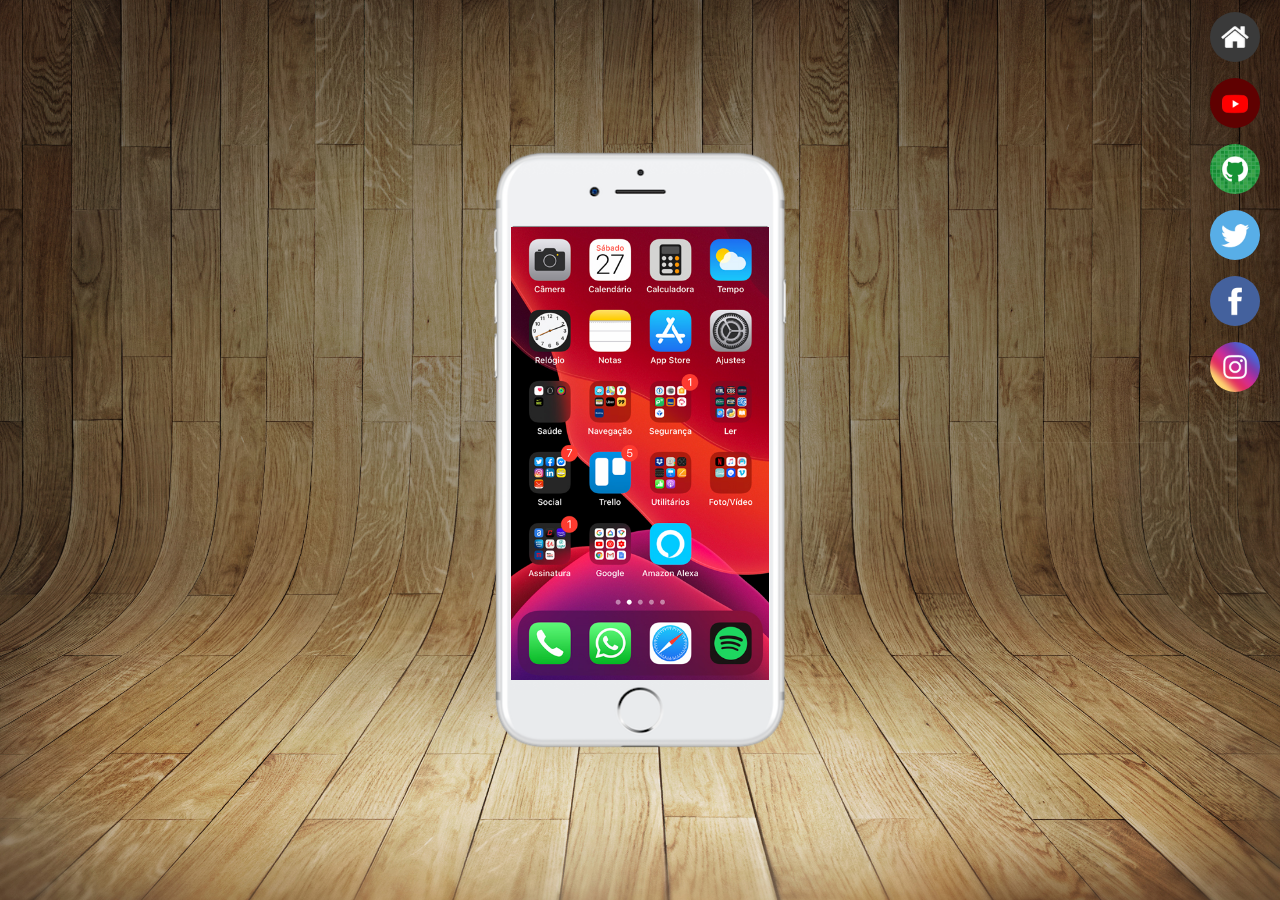
<file: index.html>
<!DOCTYPE html>
<html lang="pt-br">
<head>
    <meta charset="UTF-8">
    <meta http-equiv="X-UA-Compatible" content="IE=edge">
    <meta name="viewport" content="width=device-width, initial-scale=1.0">
    <link rel="stylesheet" href="style.css">
    <link rel="shortcut icon" href="imagens/favicon.ico" type="image/x-icon">
    <title>Document</title>
</head>
<body>
    <main>
        <section id="celular">
            <iframe src="paginas/inicial.html" frameborder="0" name="tela">
                Seu navegador não é compativel com isso :(
            </iframe>
        </section>

        <section id="bot">
            <a href="paginas/inicial.html" target="tela"><img src="imagens/logo-home.jpg" alt="Logo Inicial"></a> <br>
            <a href="paginas/you.html" target="tela"><img src="imagens/logo-youtube.jpg" alt="Logo Youtube"></a> <br>
            <a href="paginas/git.html" target="tela"><img src="imagens/logo-github.jpg" alt="Logo Github"></a> <br>
            <a href="paginas/twi.html" target="tela"><img src="imagens/logo-twitter.jpg" alt="Logo Twitter"></a> <br>
            <a href="paginas/fac.html" target="tela"><img src="imagens/logo-facebook.jpg" alt="Logo Facebook"></a> <br>
            <a href="paginas/ins.html" target="tela"><img src="imagens/logo-instagram.jpg" alt="Logo Instagram"></a>
        </section>
    </main>
</body>
</html>
</file>
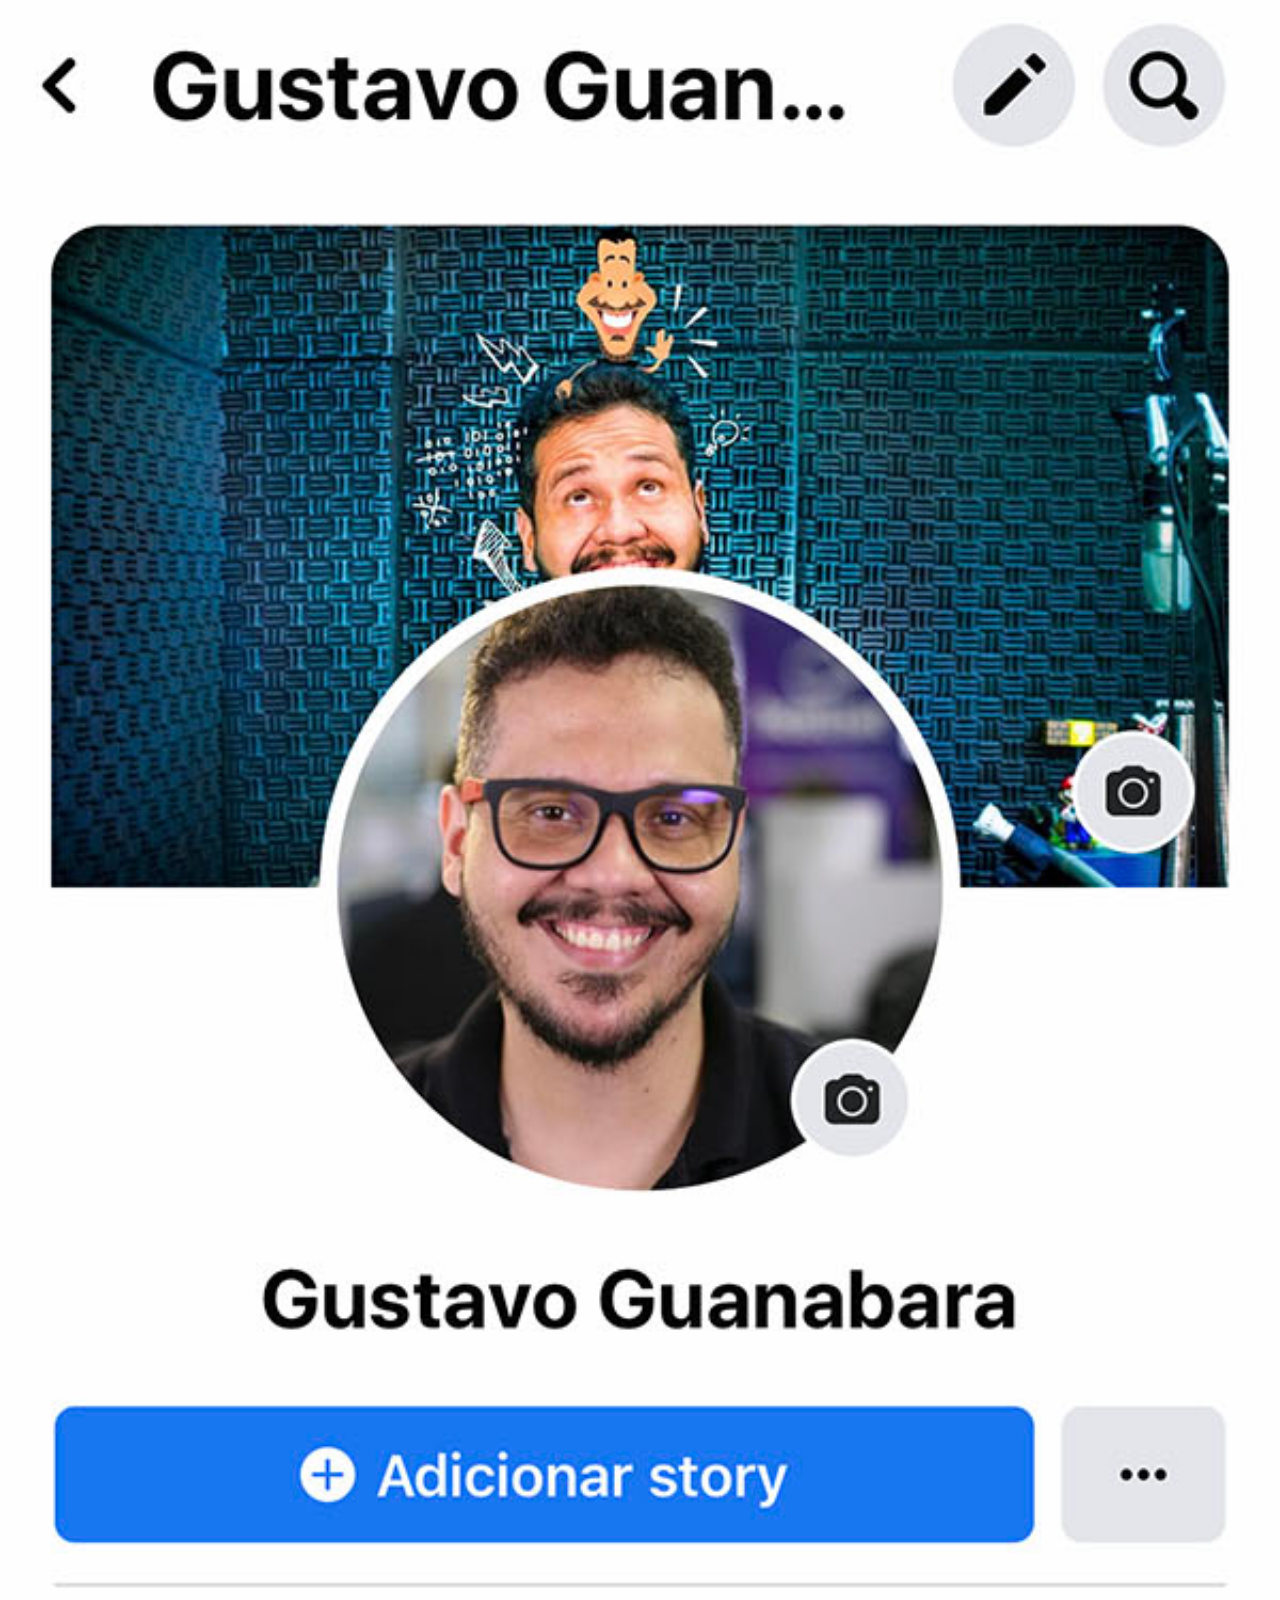
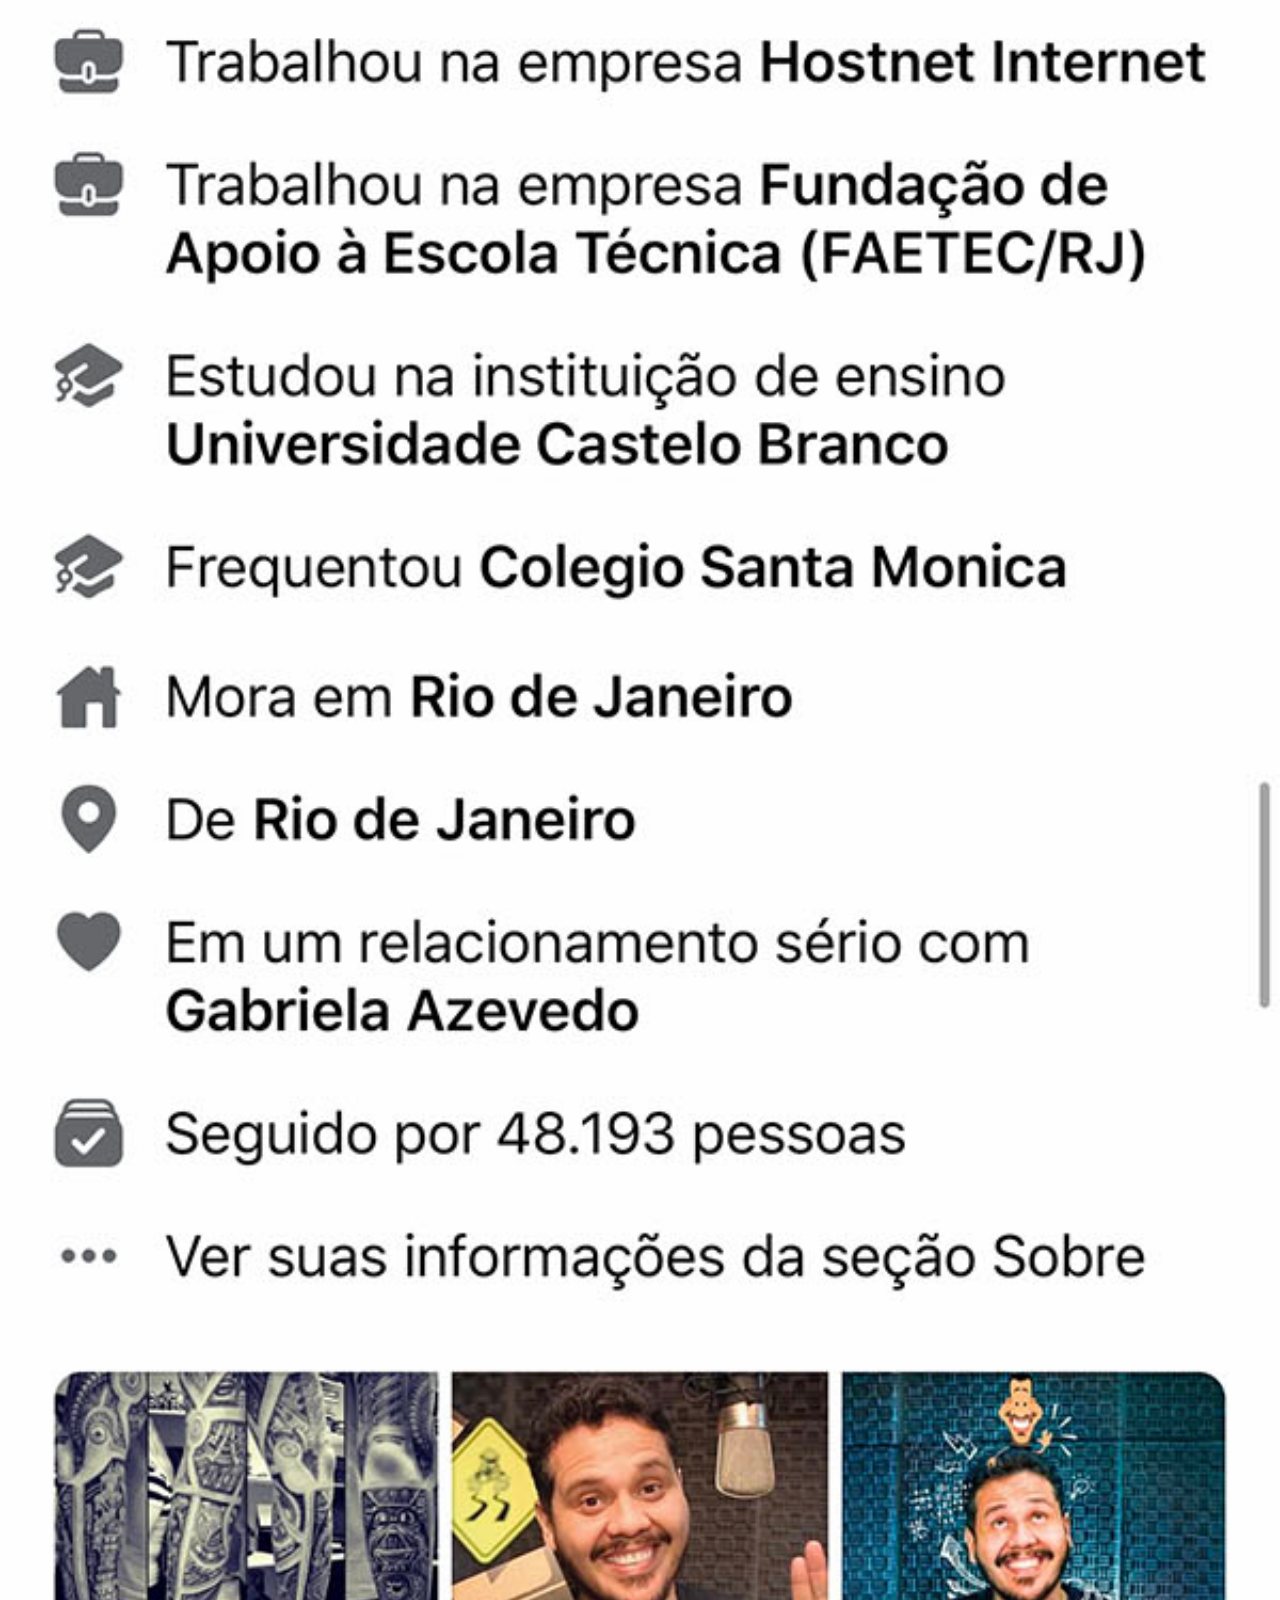
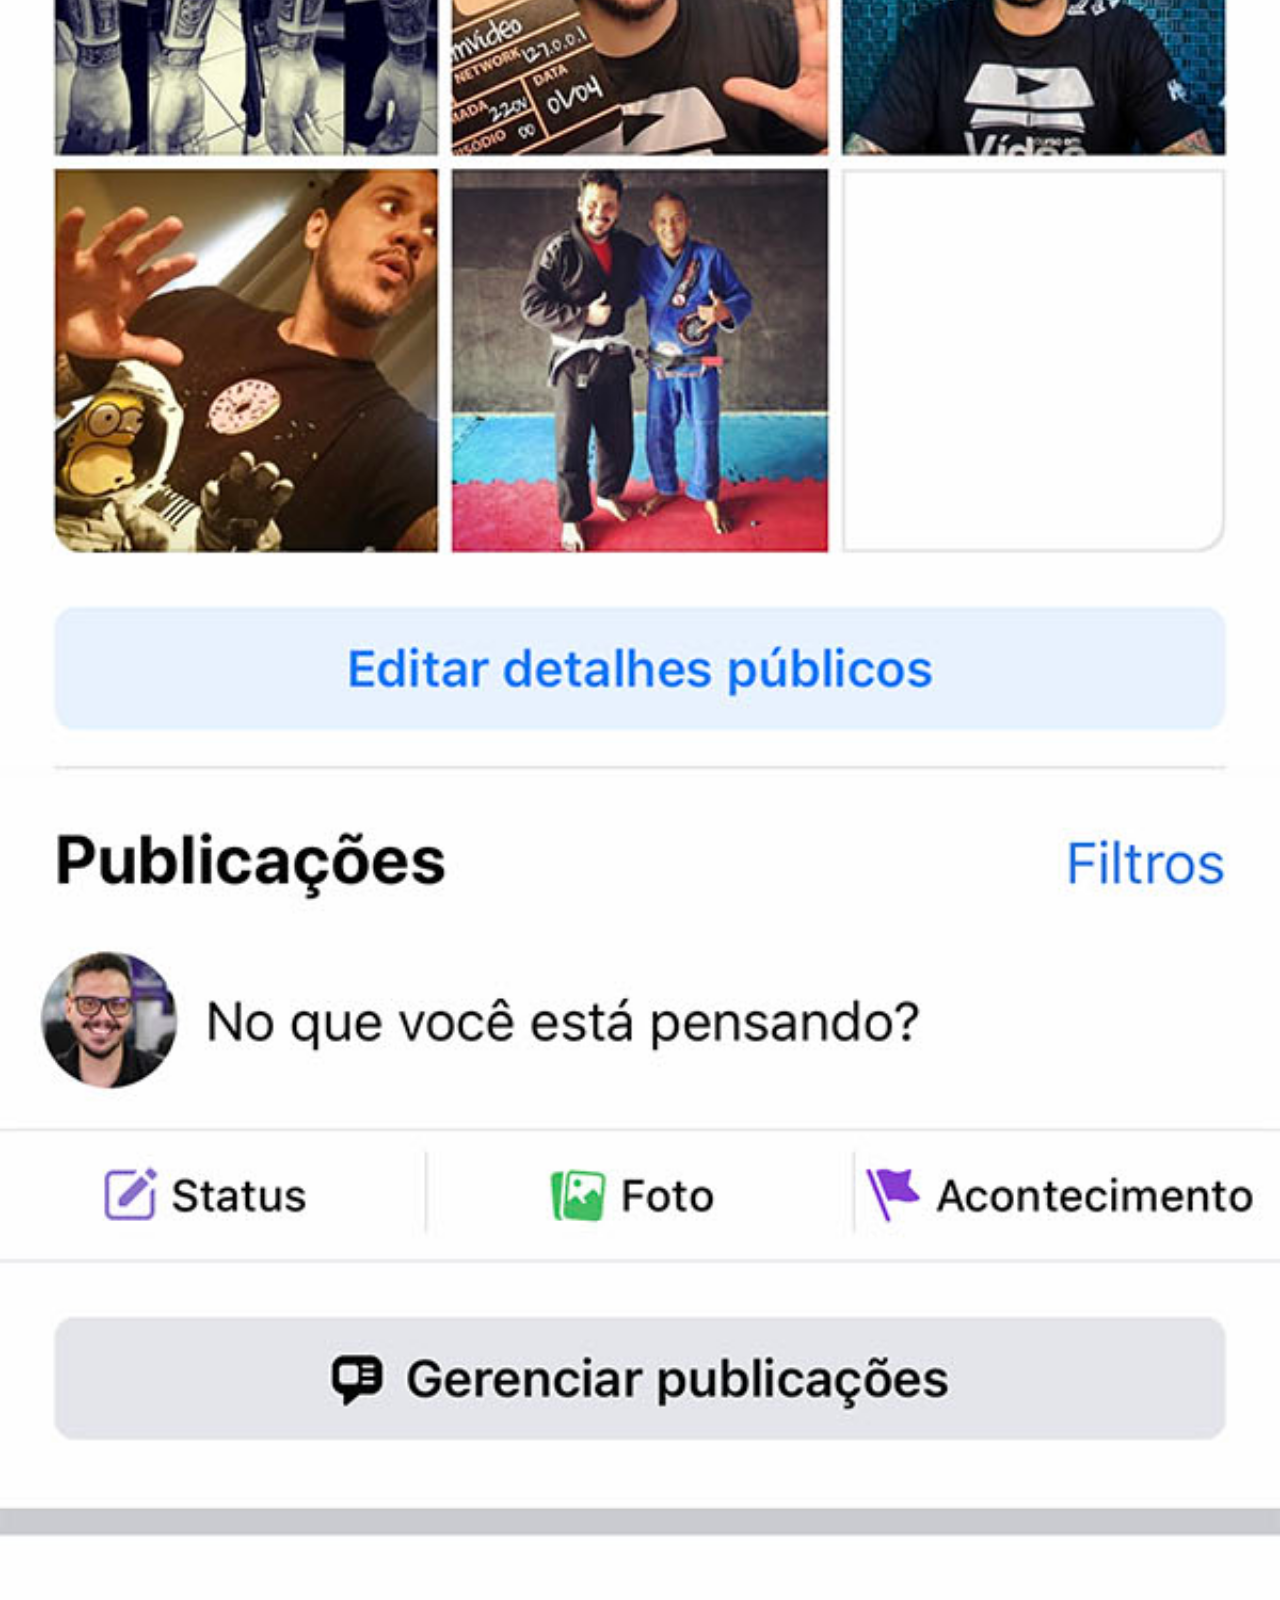
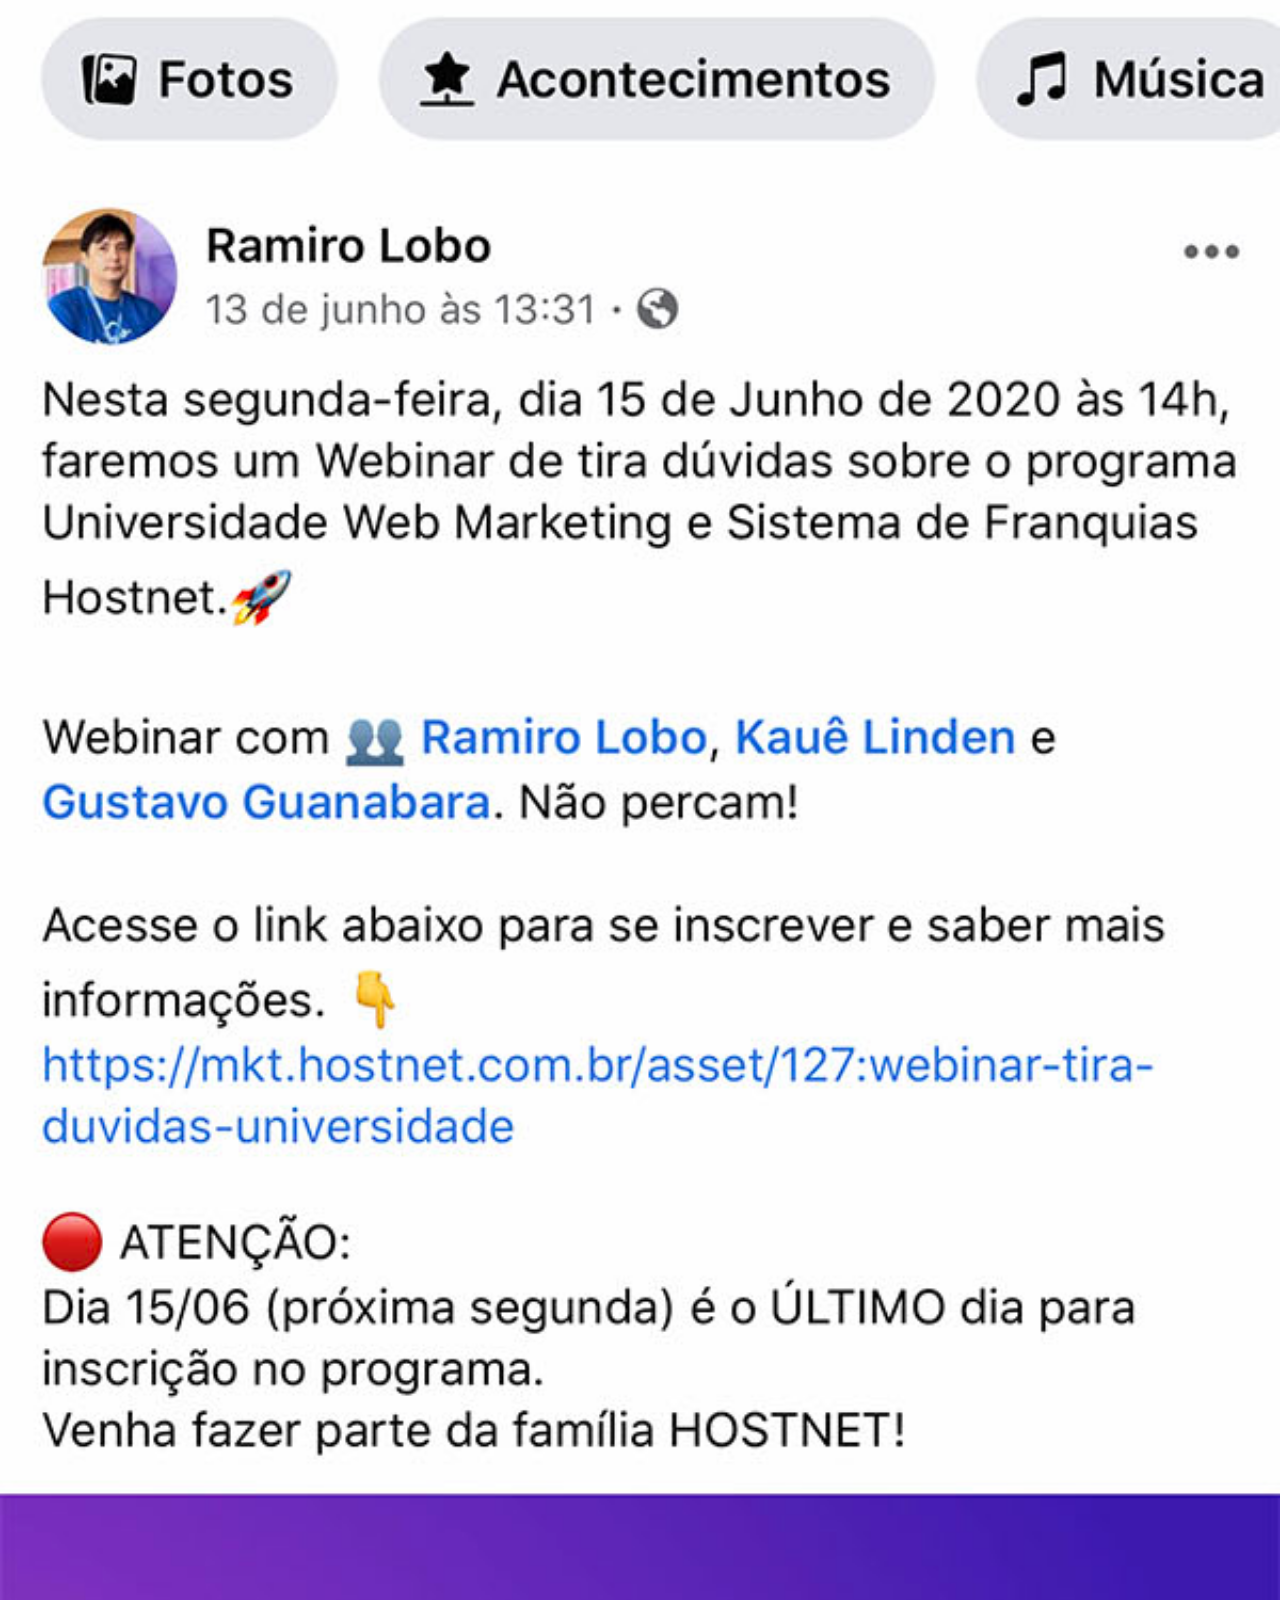
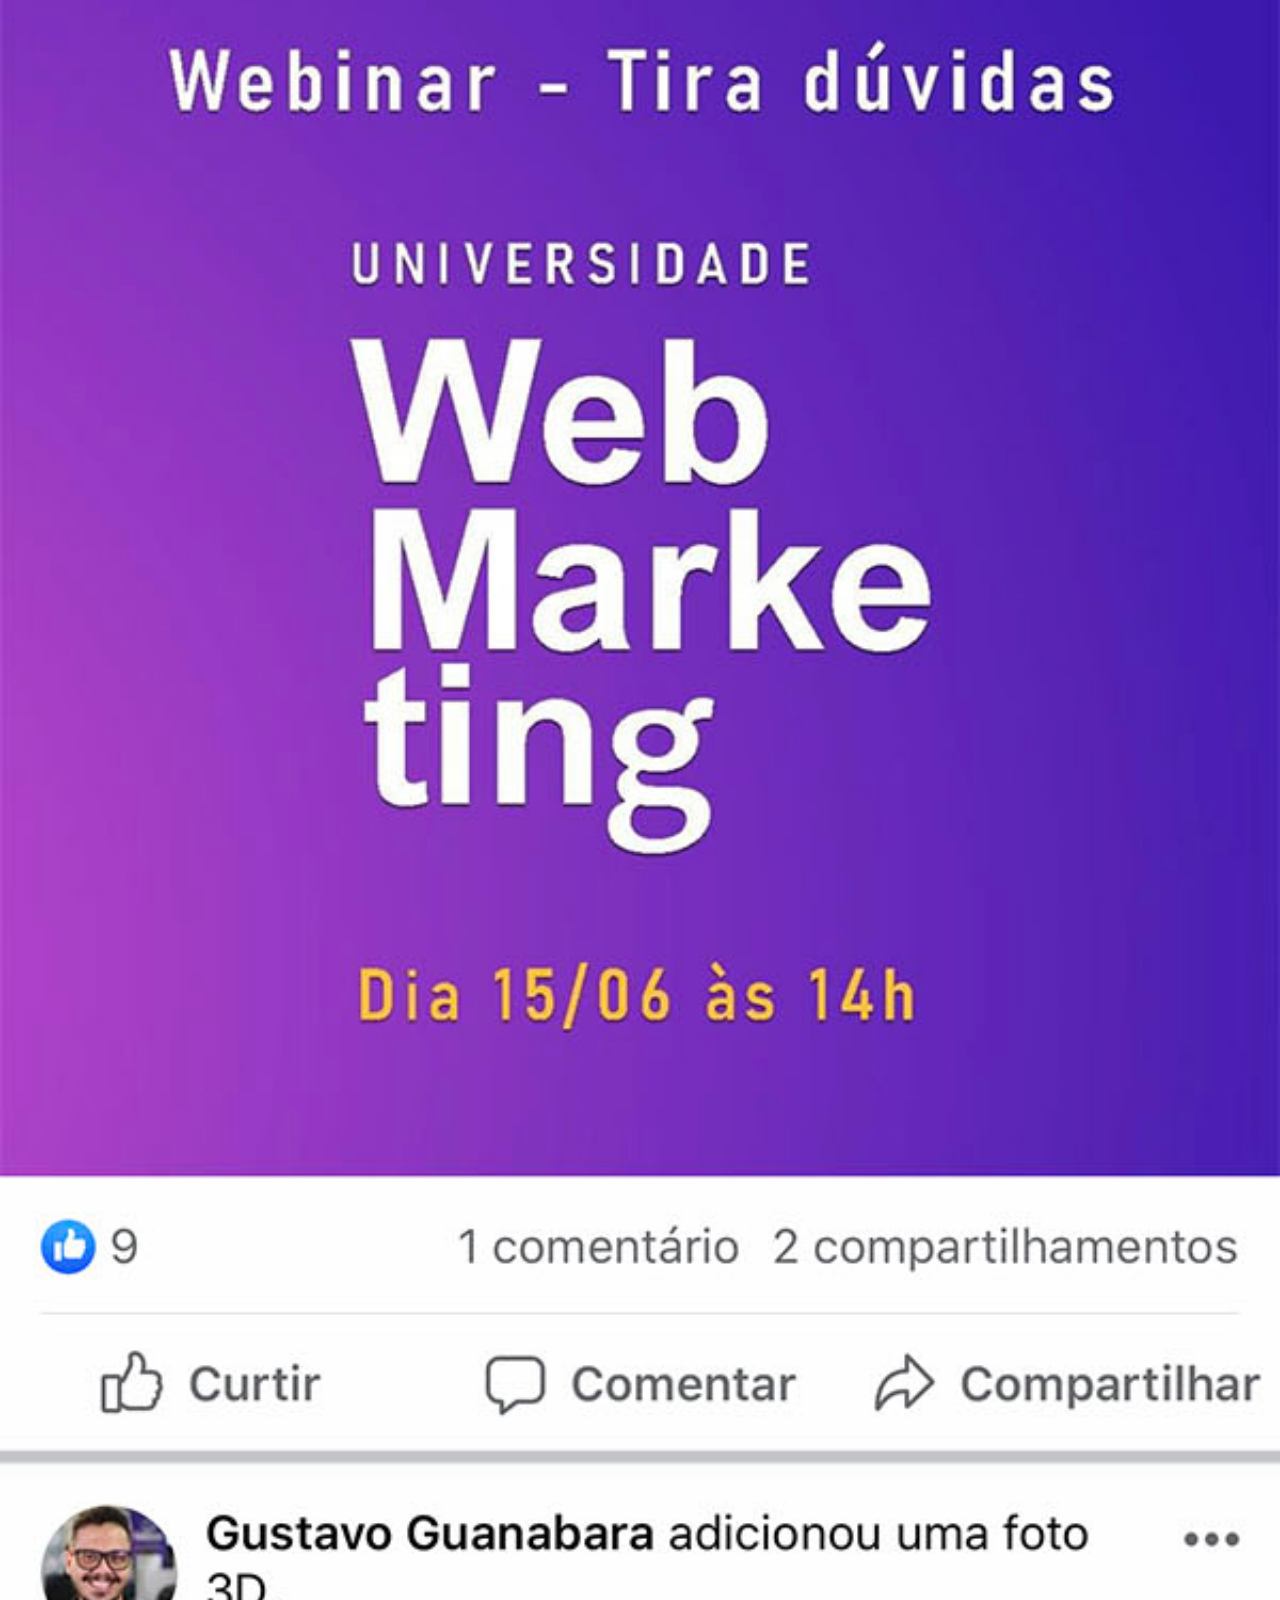
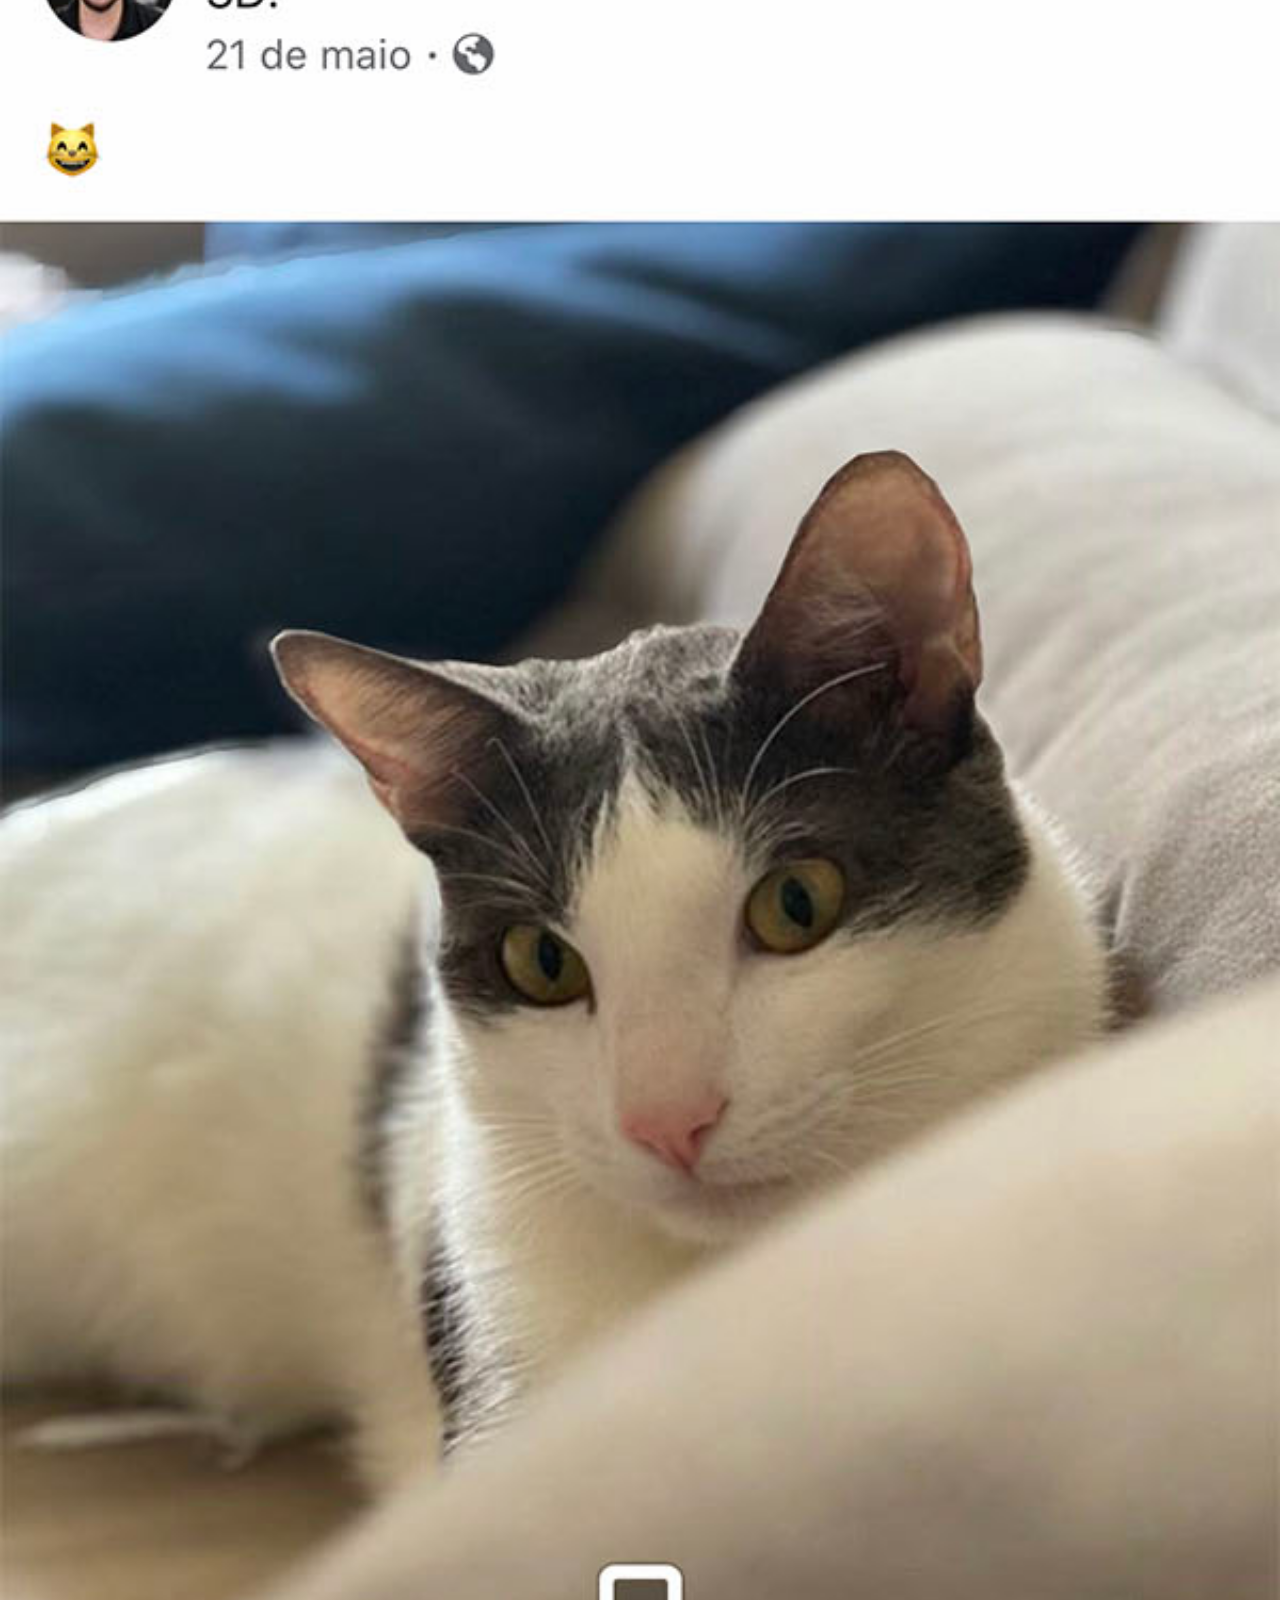
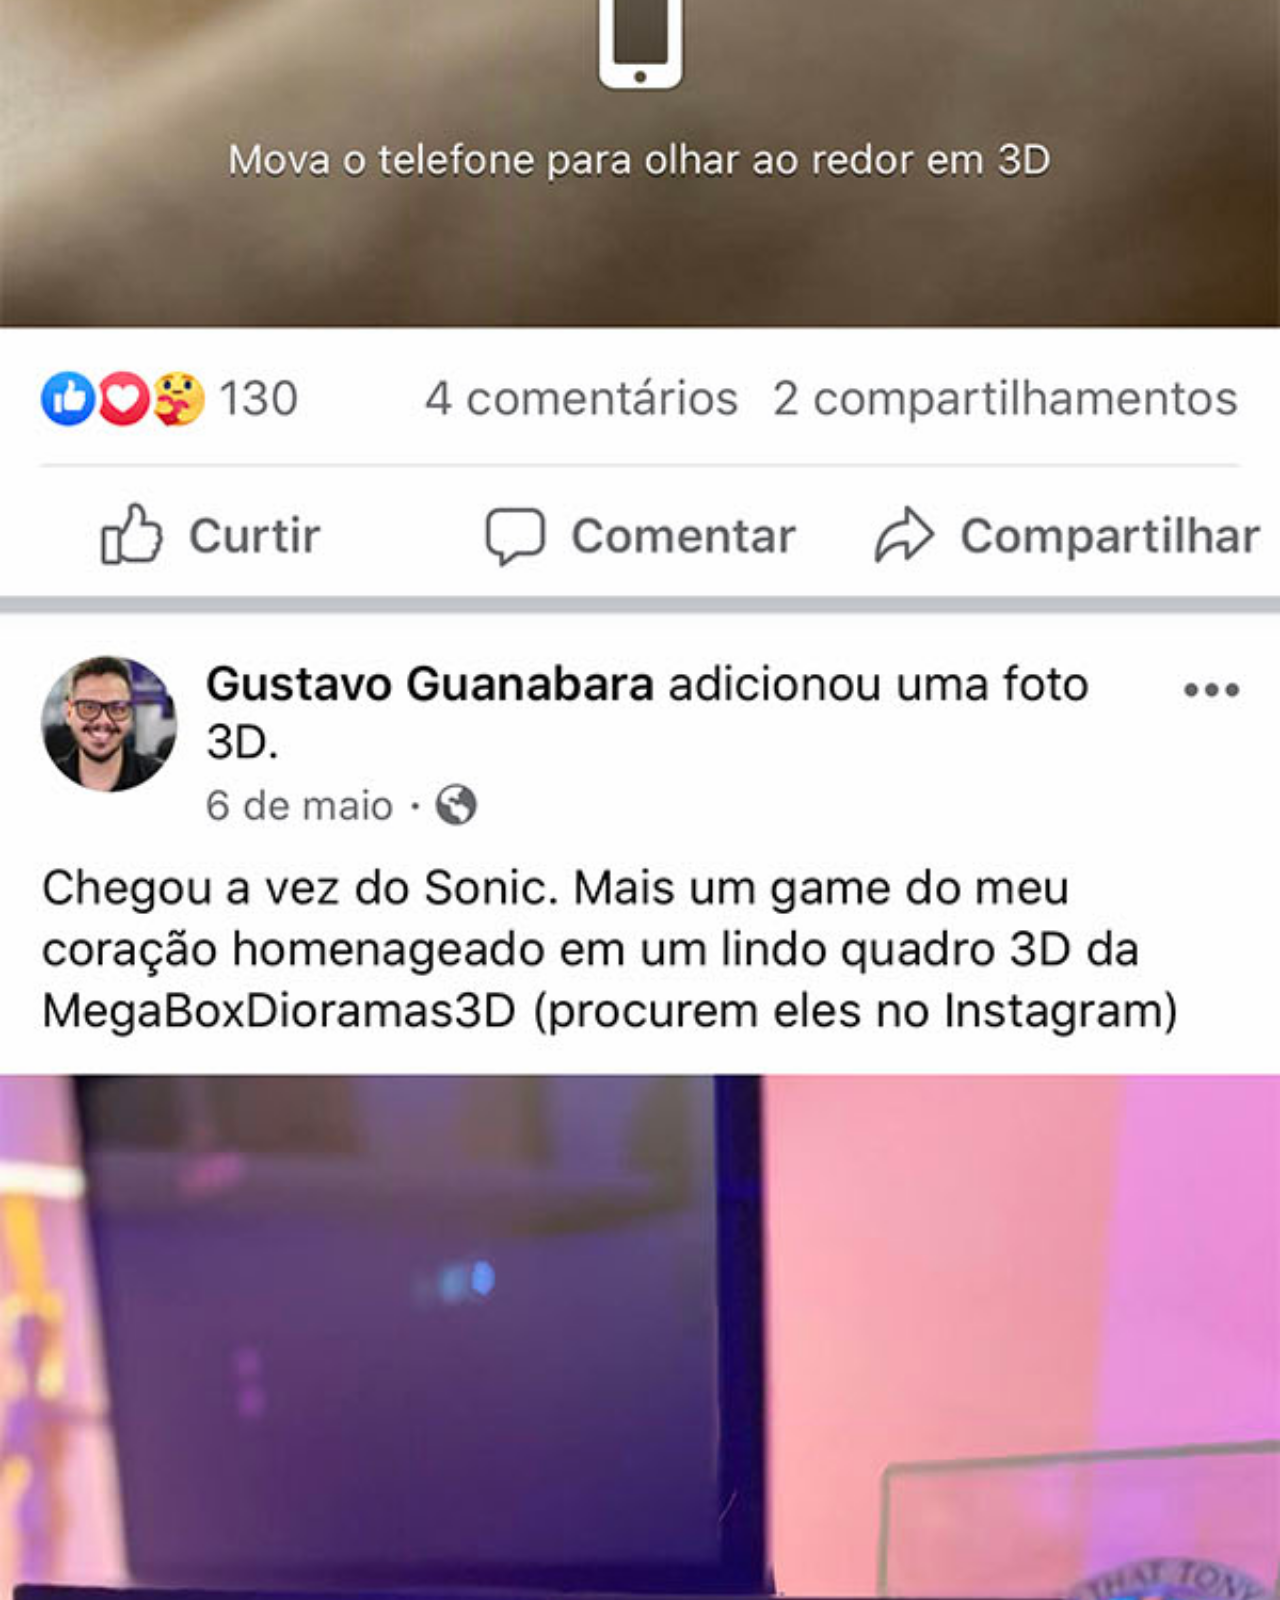
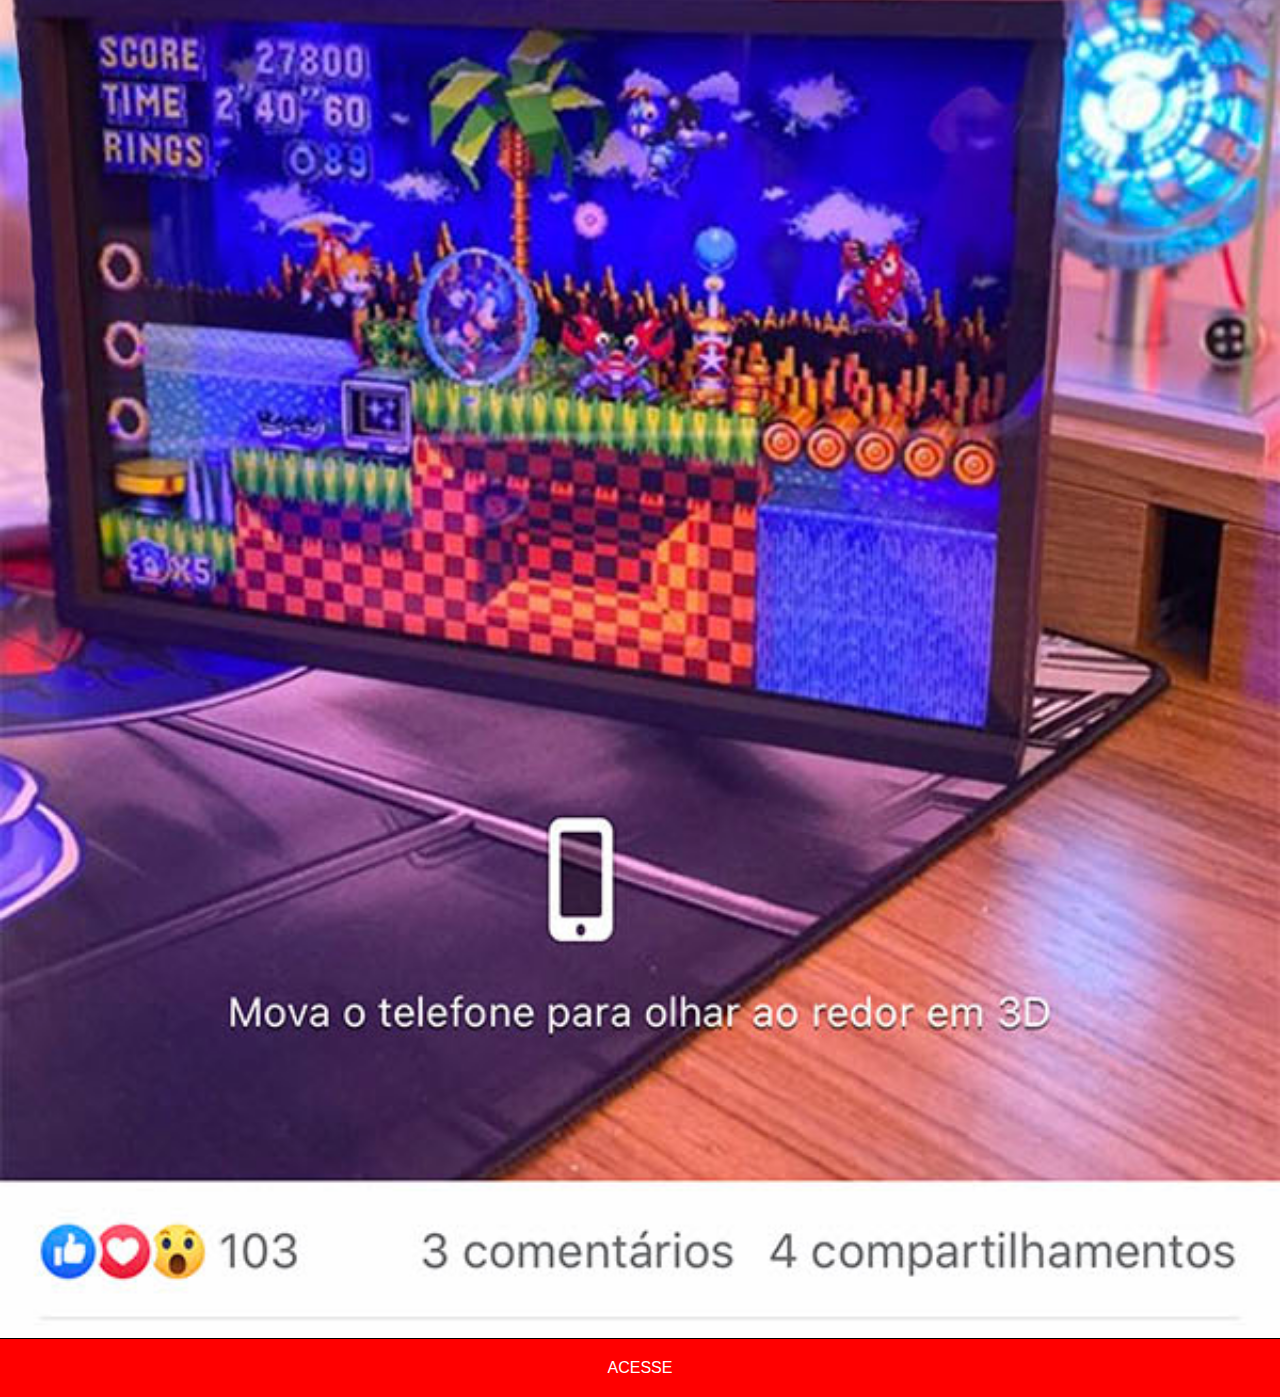
<file: paginas/fac.html>
<!DOCTYPE html>
<html lang="pt-br">
<head>
    <meta charset="UTF-8">
    <meta http-equiv="X-UA-Compatible" content="IE=edge">
    <meta name="viewport" content="width=device-width, initial-scale=1.0">
    <link rel="stylesheet" href="style.css">
    <title>Pagina</title>
</head>
<body>
    <img src="../imagens/tela-facebook.jpg" alt="tela do facebook">
    <a href="https://www.facebook.com/gustavoguanabara" target="_blank" rel="external">ACESSE</a>
</body>
</html>
</file>
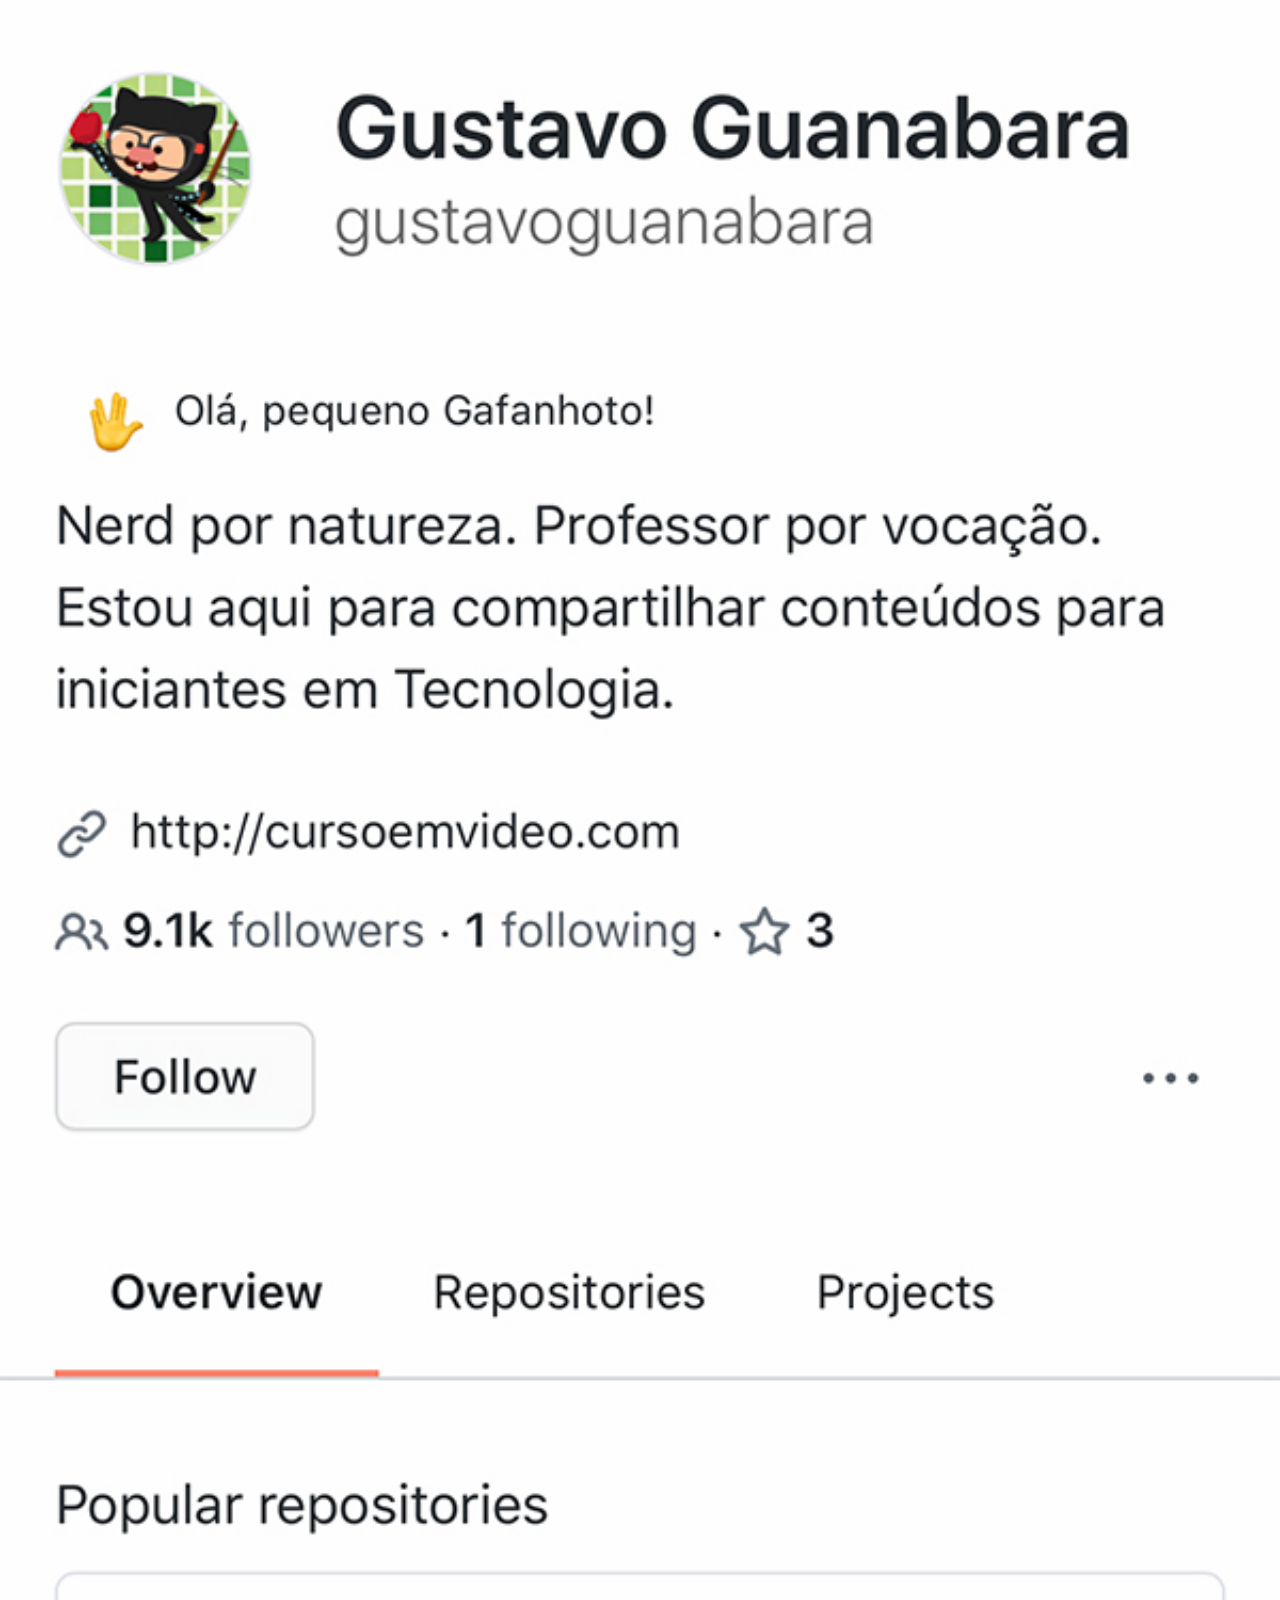
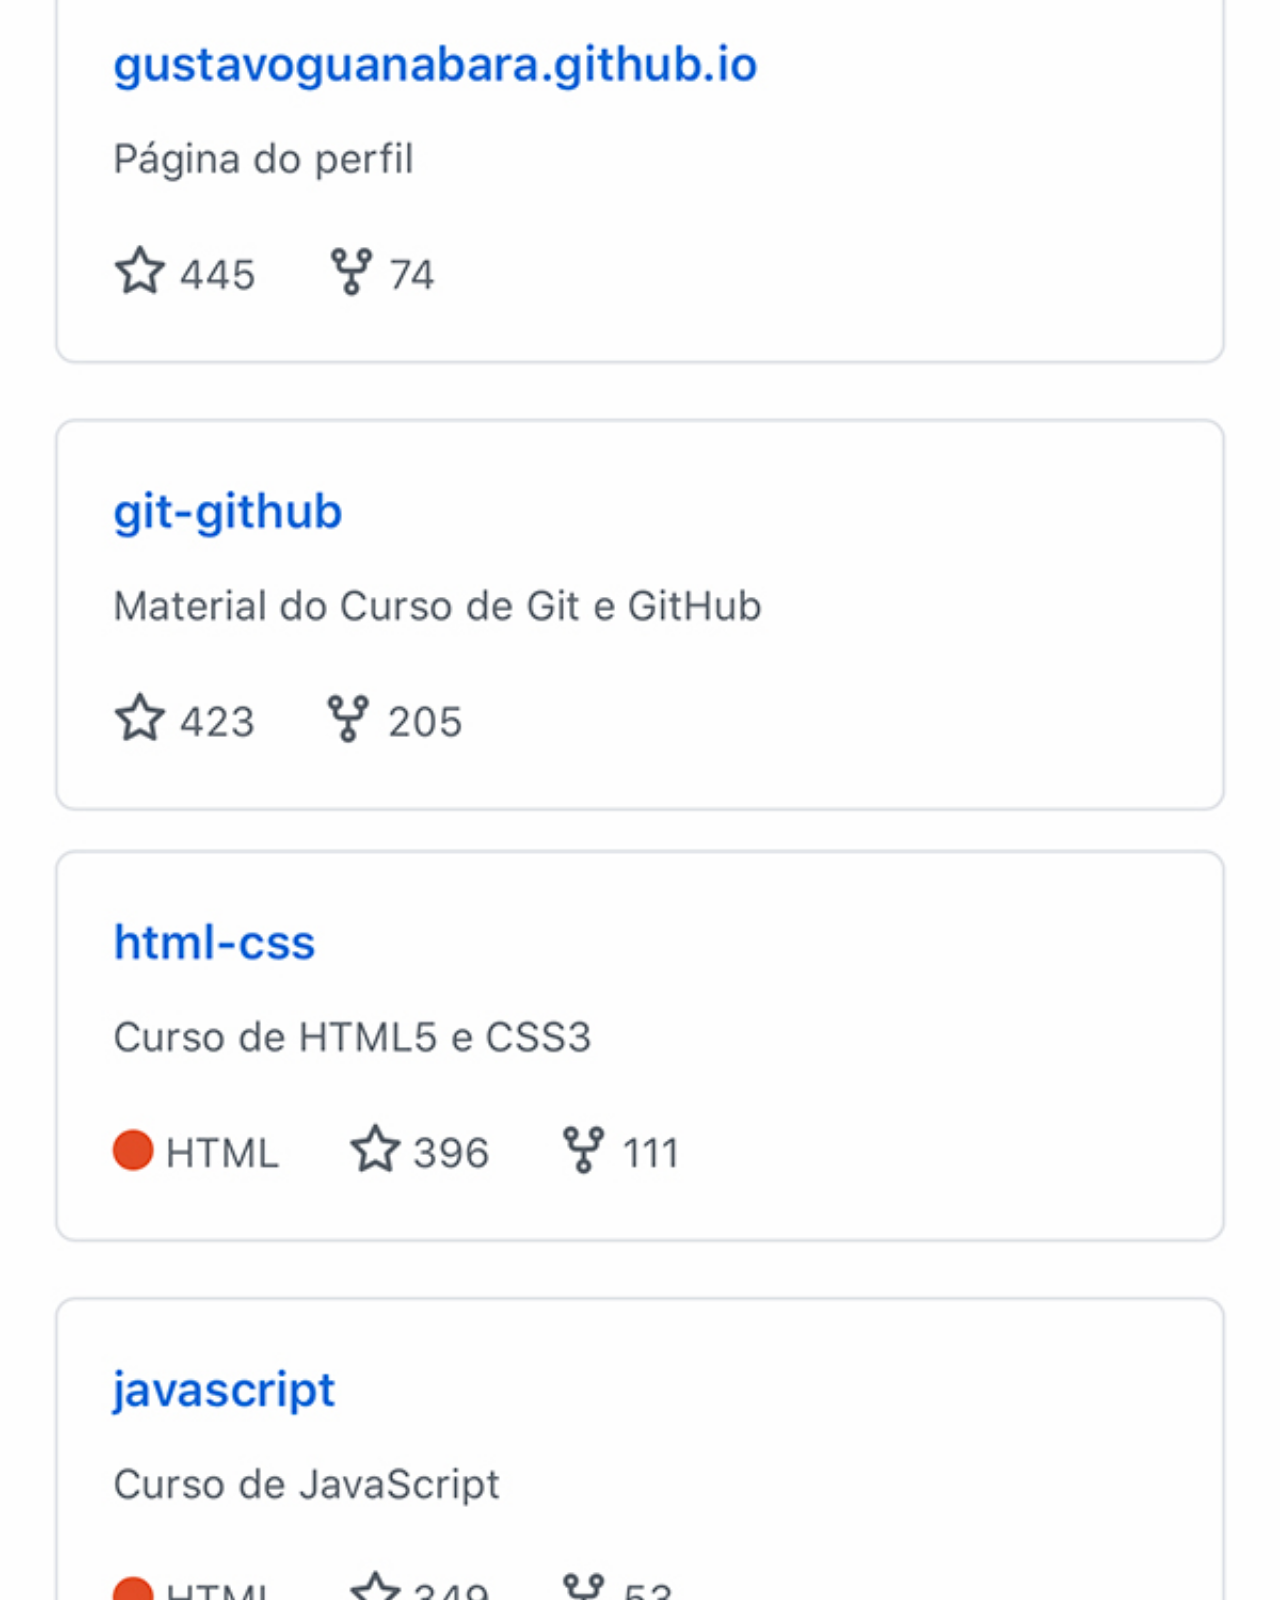
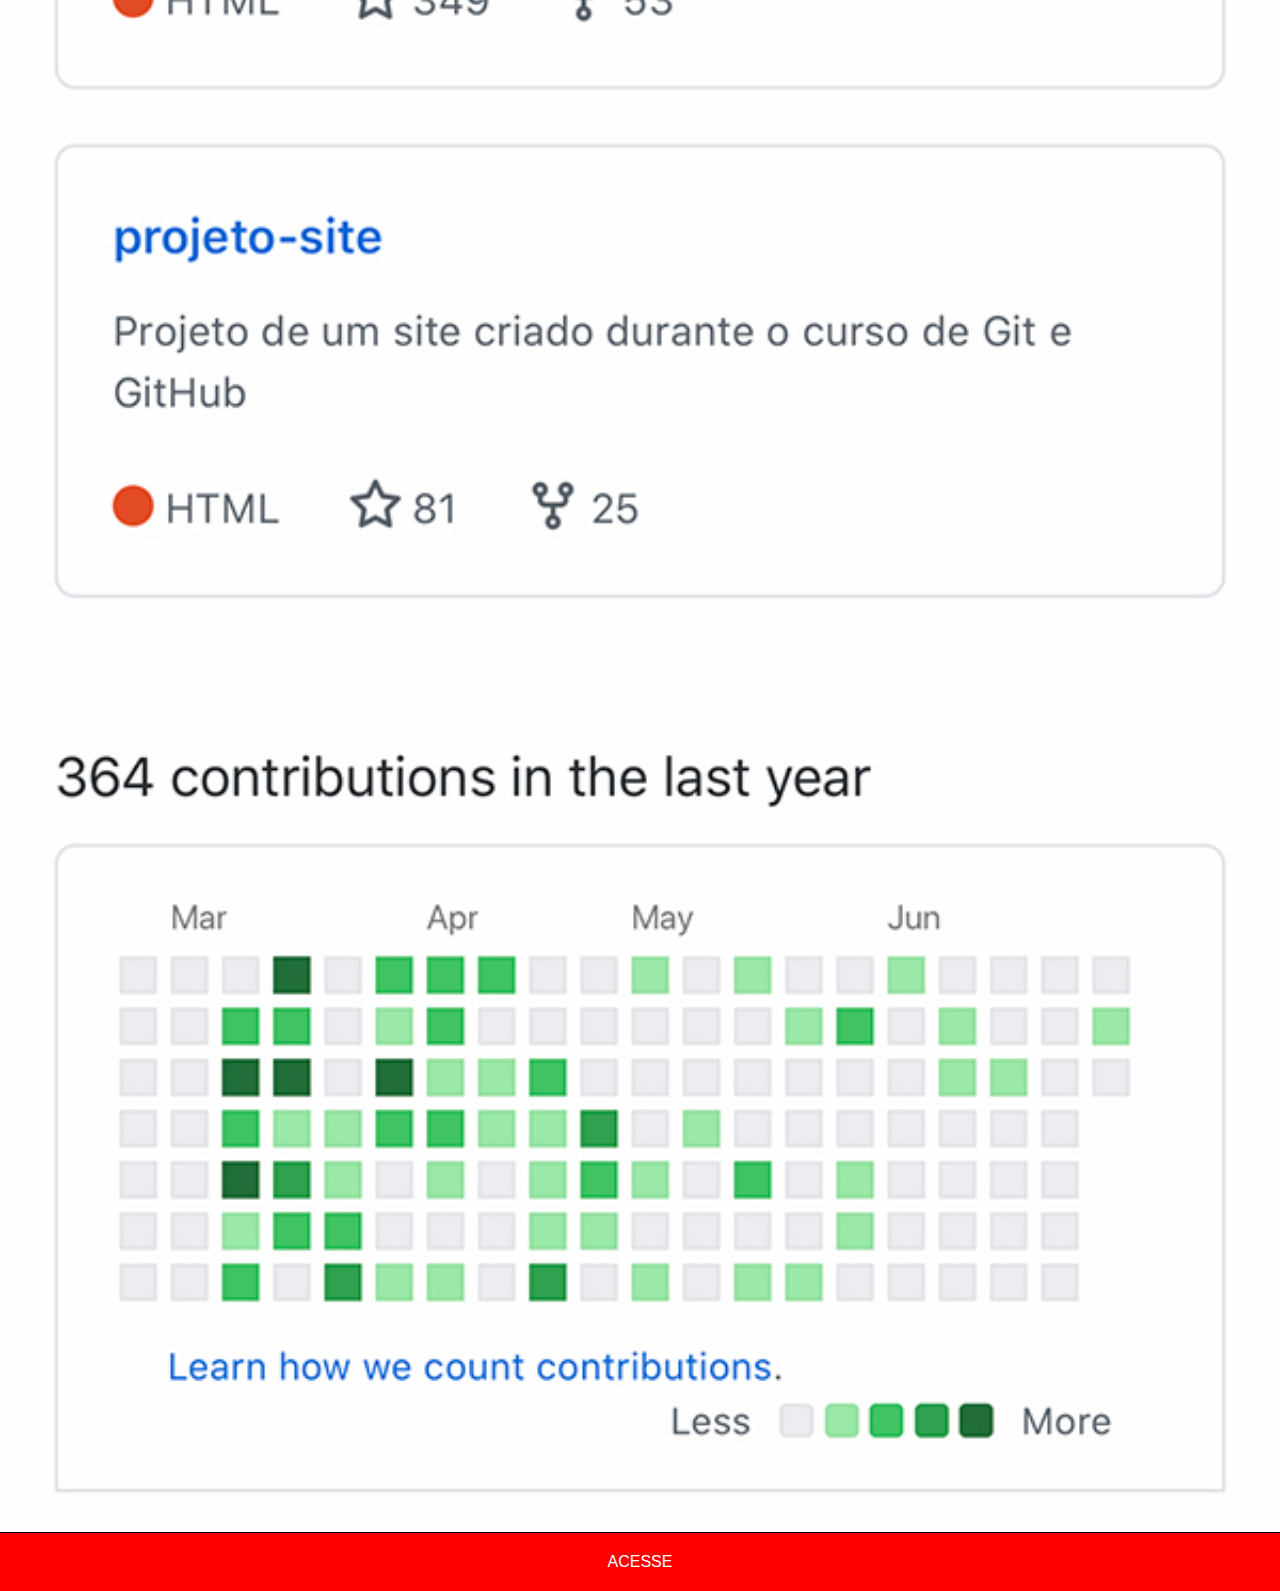
<file: paginas/git.html>
<!DOCTYPE html>
<html lang="pt-br">
<head>
    <meta charset="UTF-8">
    <meta http-equiv="X-UA-Compatible" content="IE=edge">
    <meta name="viewport" content="width=device-width, initial-scale=1.0">
    <link rel="stylesheet" href="style.css">
    <title>Pagina</title>
</head>
<body>
    <img src="../imagens/tela-github.jpg" alt="tela do github">
    <a href="https://github.com/gustavoguanabara" target="_blank" rel="external">ACESSE</a>
</body>
</html>
</file>
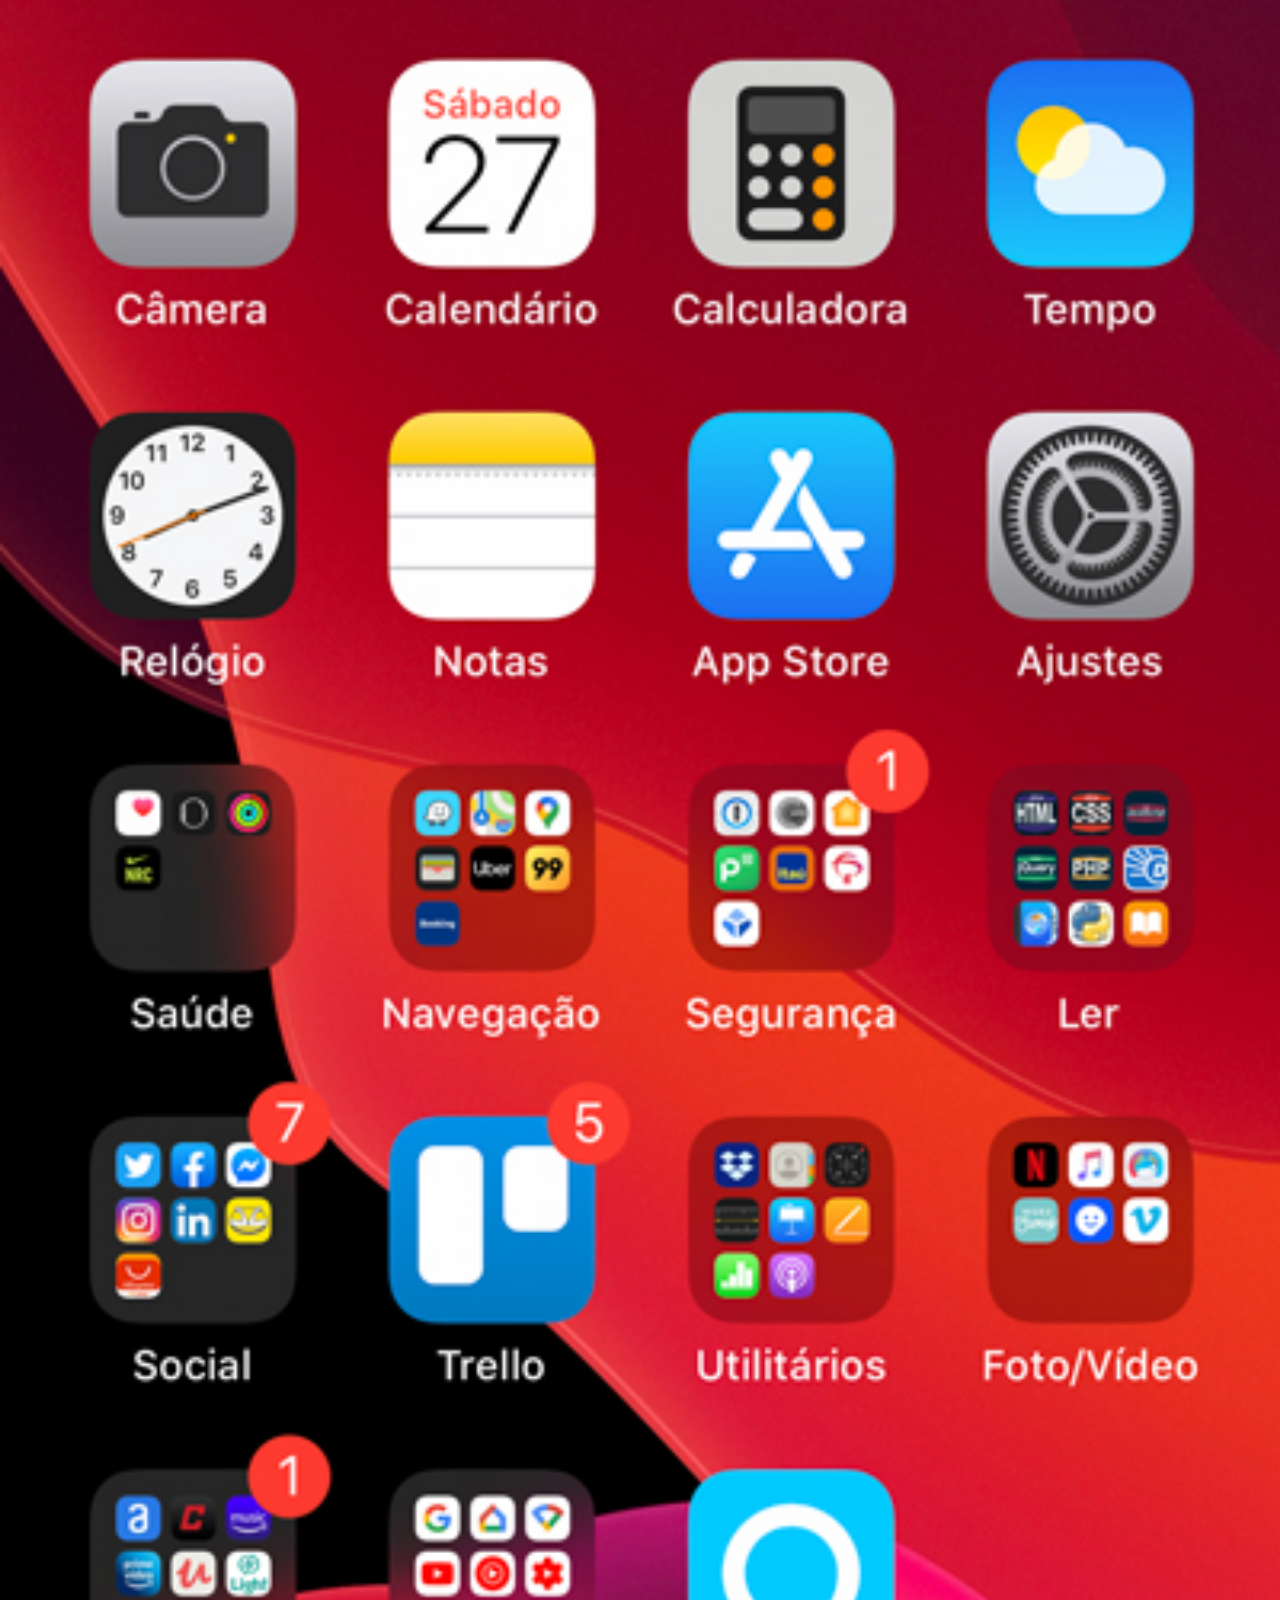
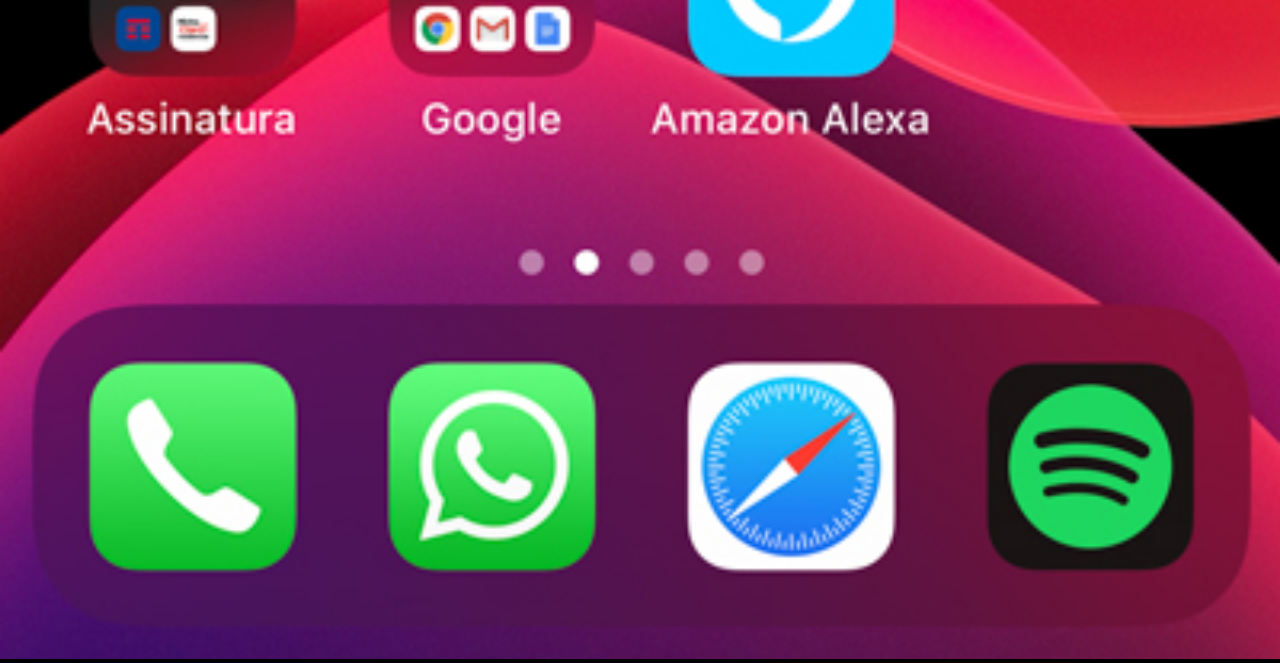
<file: paginas/inicial.html>
<!DOCTYPE html>
<html lang="pt-br">
<head>
    <meta charset="UTF-8">
    <meta http-equiv="X-UA-Compatible" content="IE=edge">
    <meta name="viewport" content="width=device-width, initial-scale=1.0">
    <link rel="stylesheet" href="style.css">
    <title>pagina</title>
</head>
<body style="overflow-y: hidden;">
    <img src="../imagens/tela-home.jpg" alt="tela inicial">
</body>
</html>
</file>
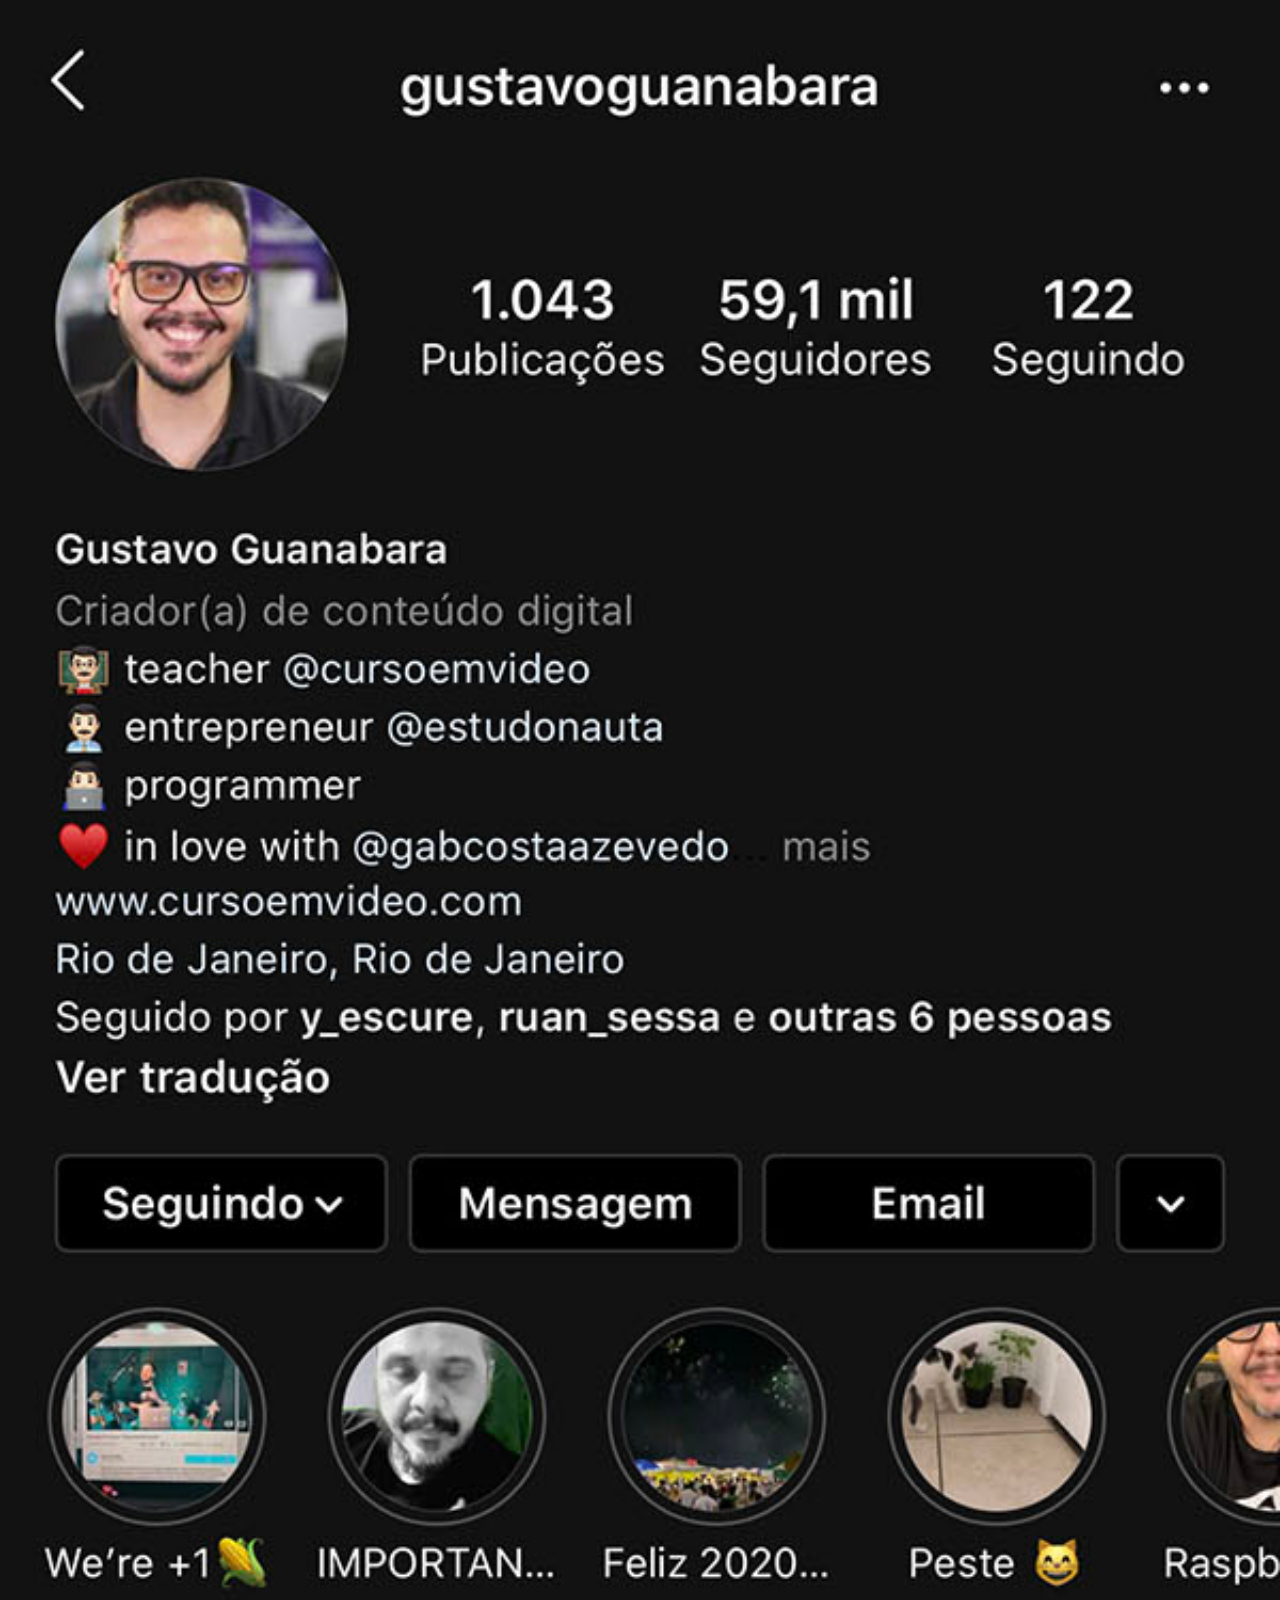
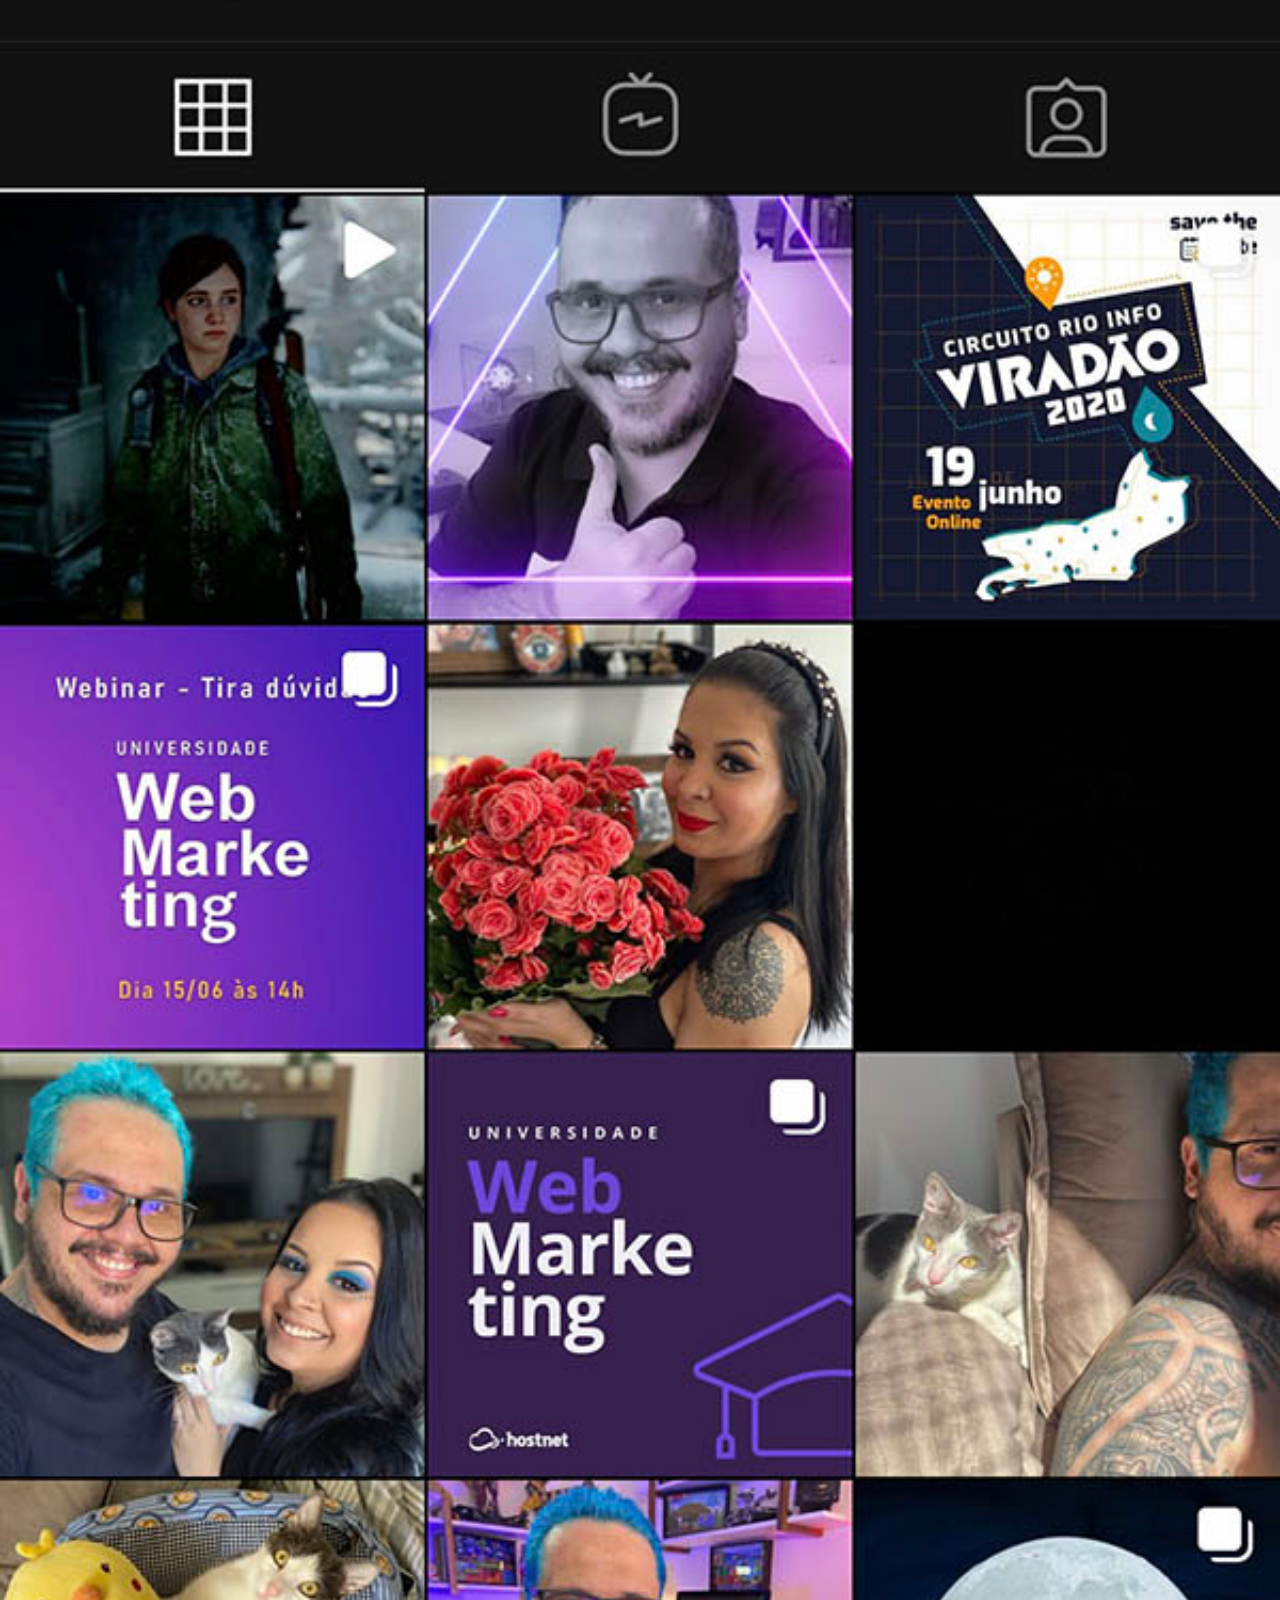
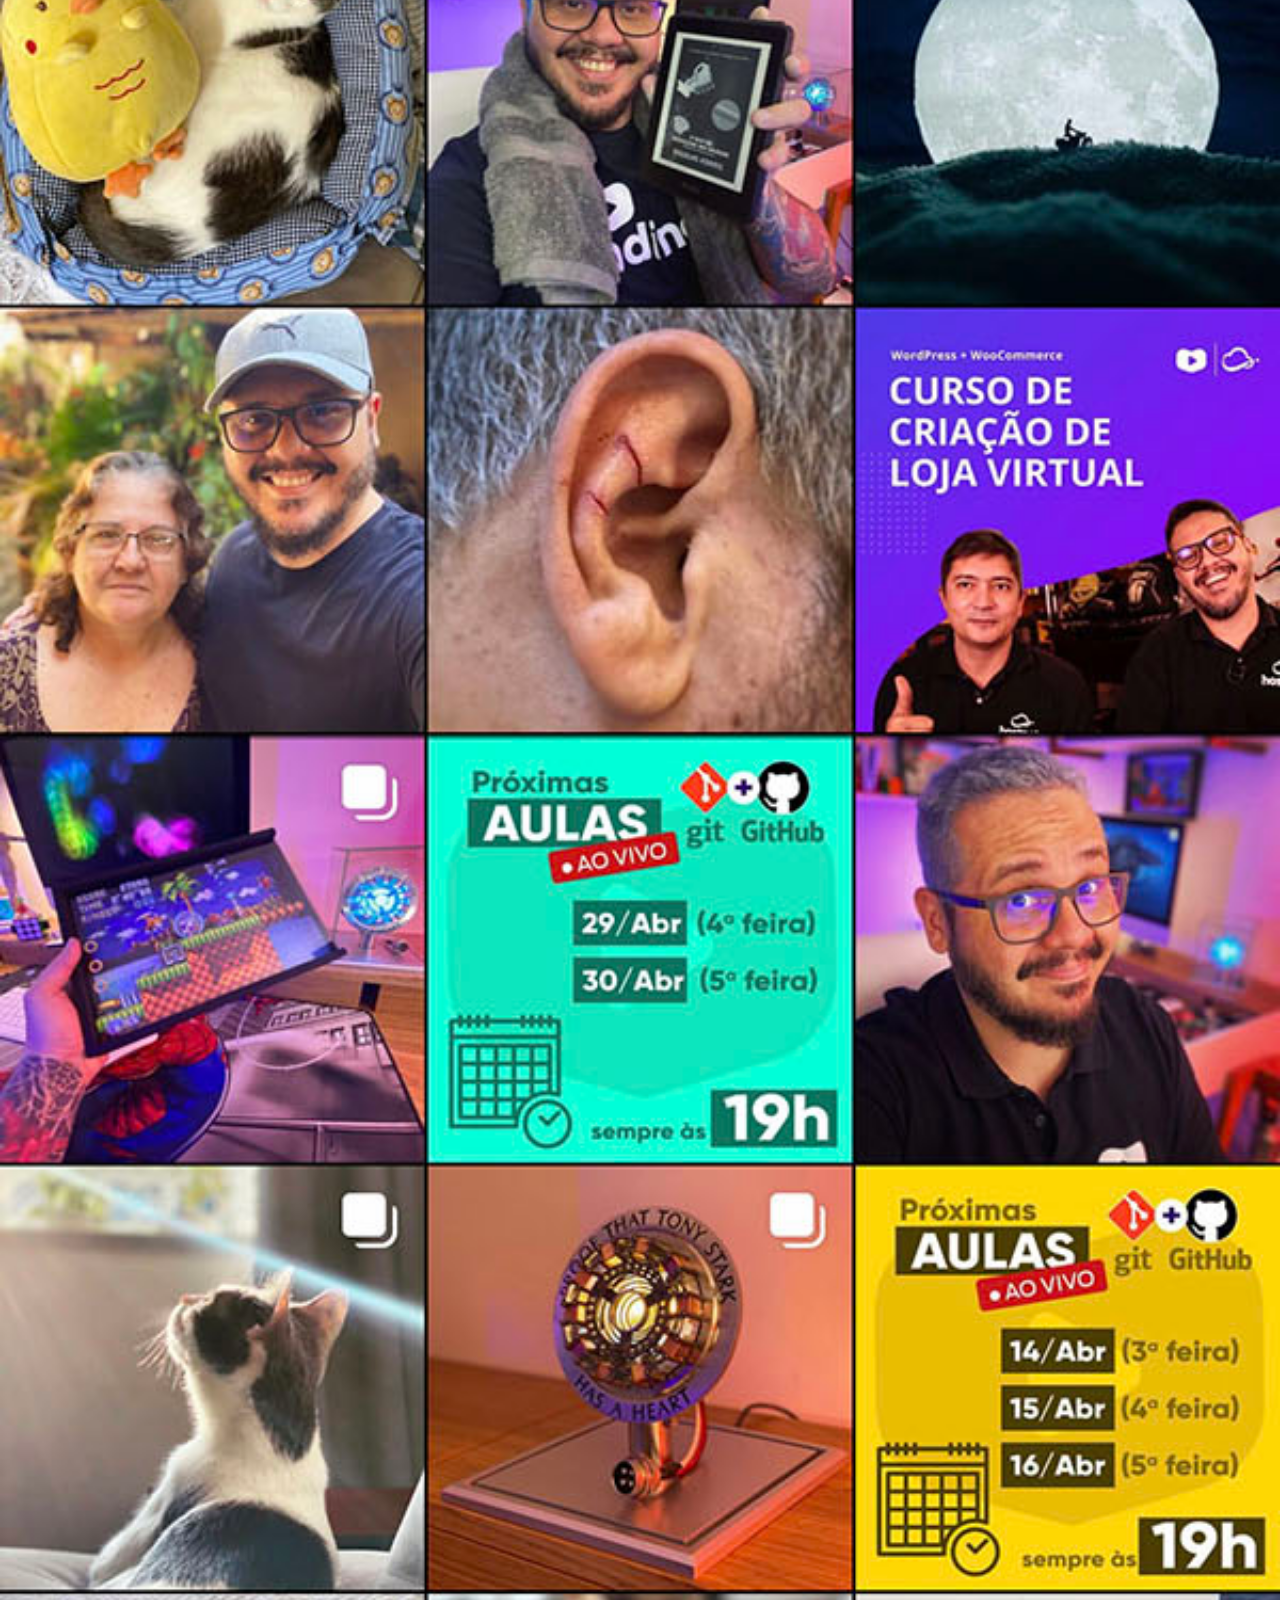
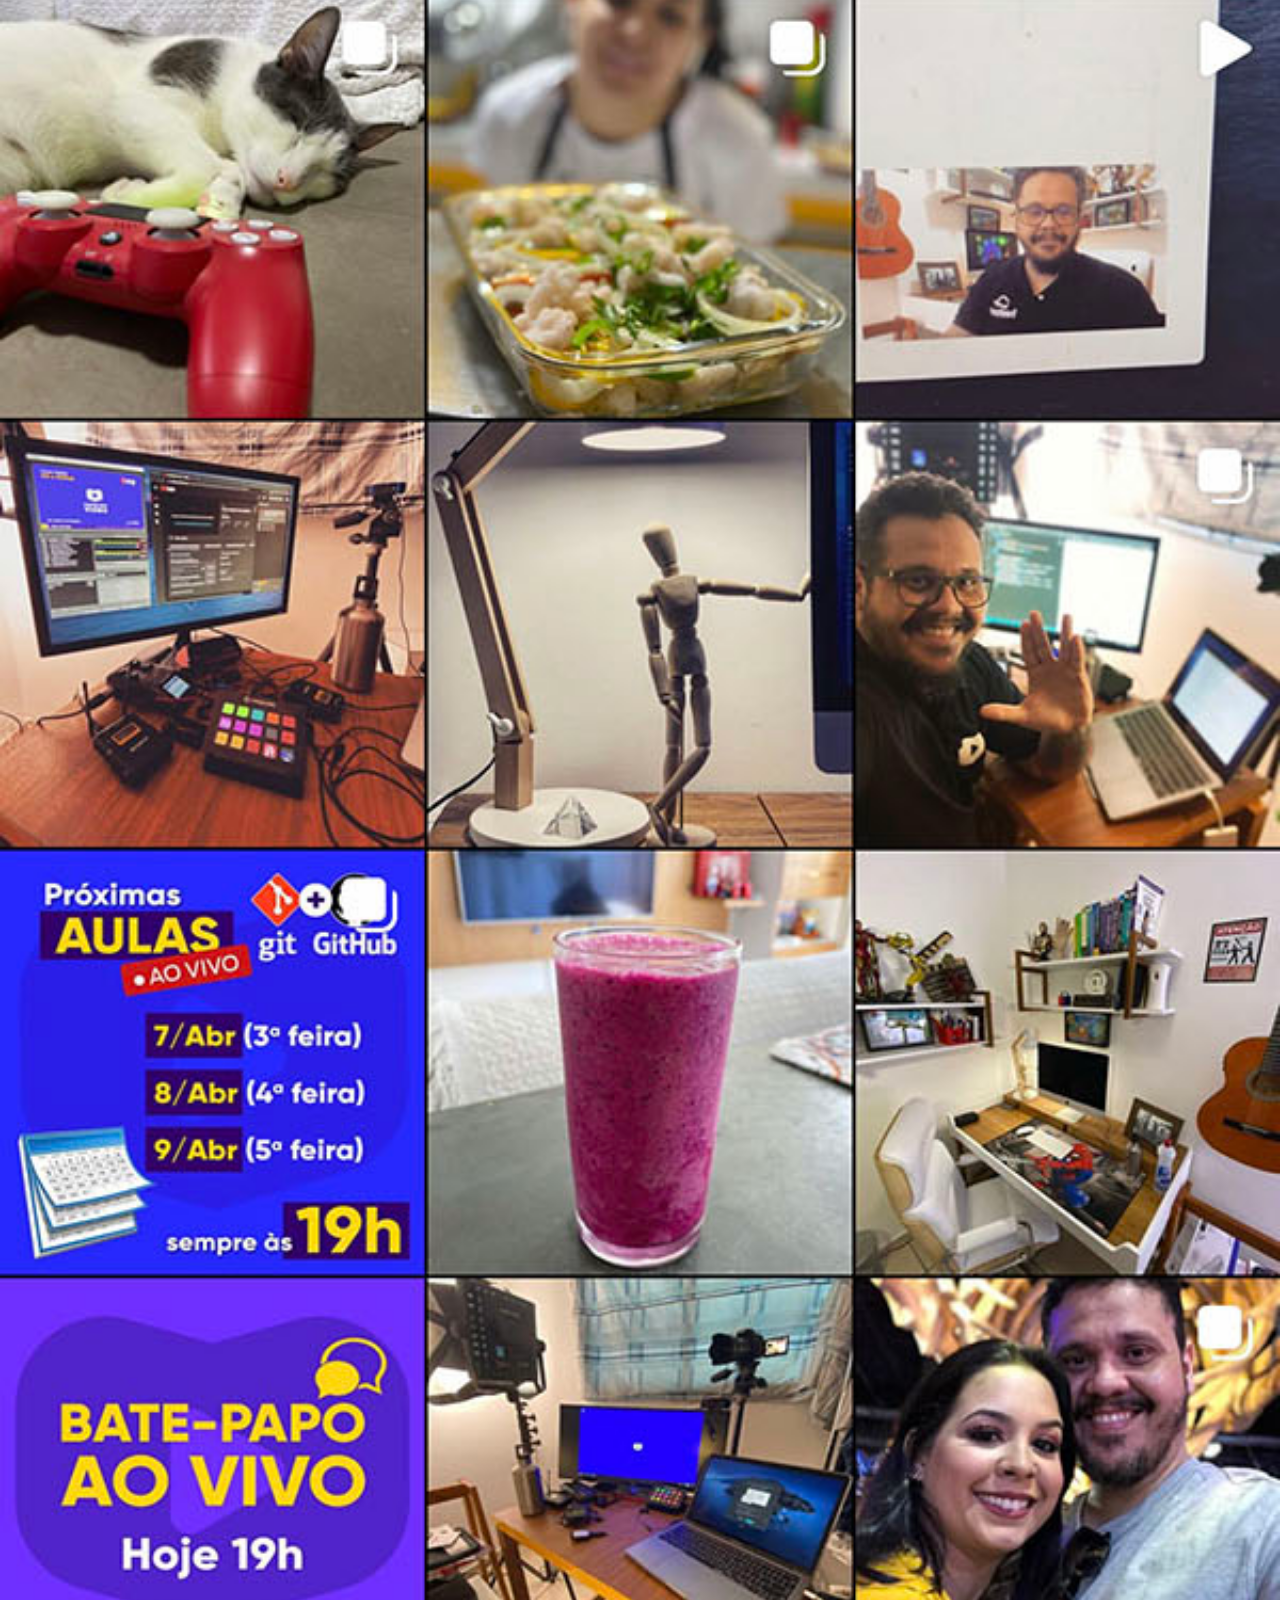
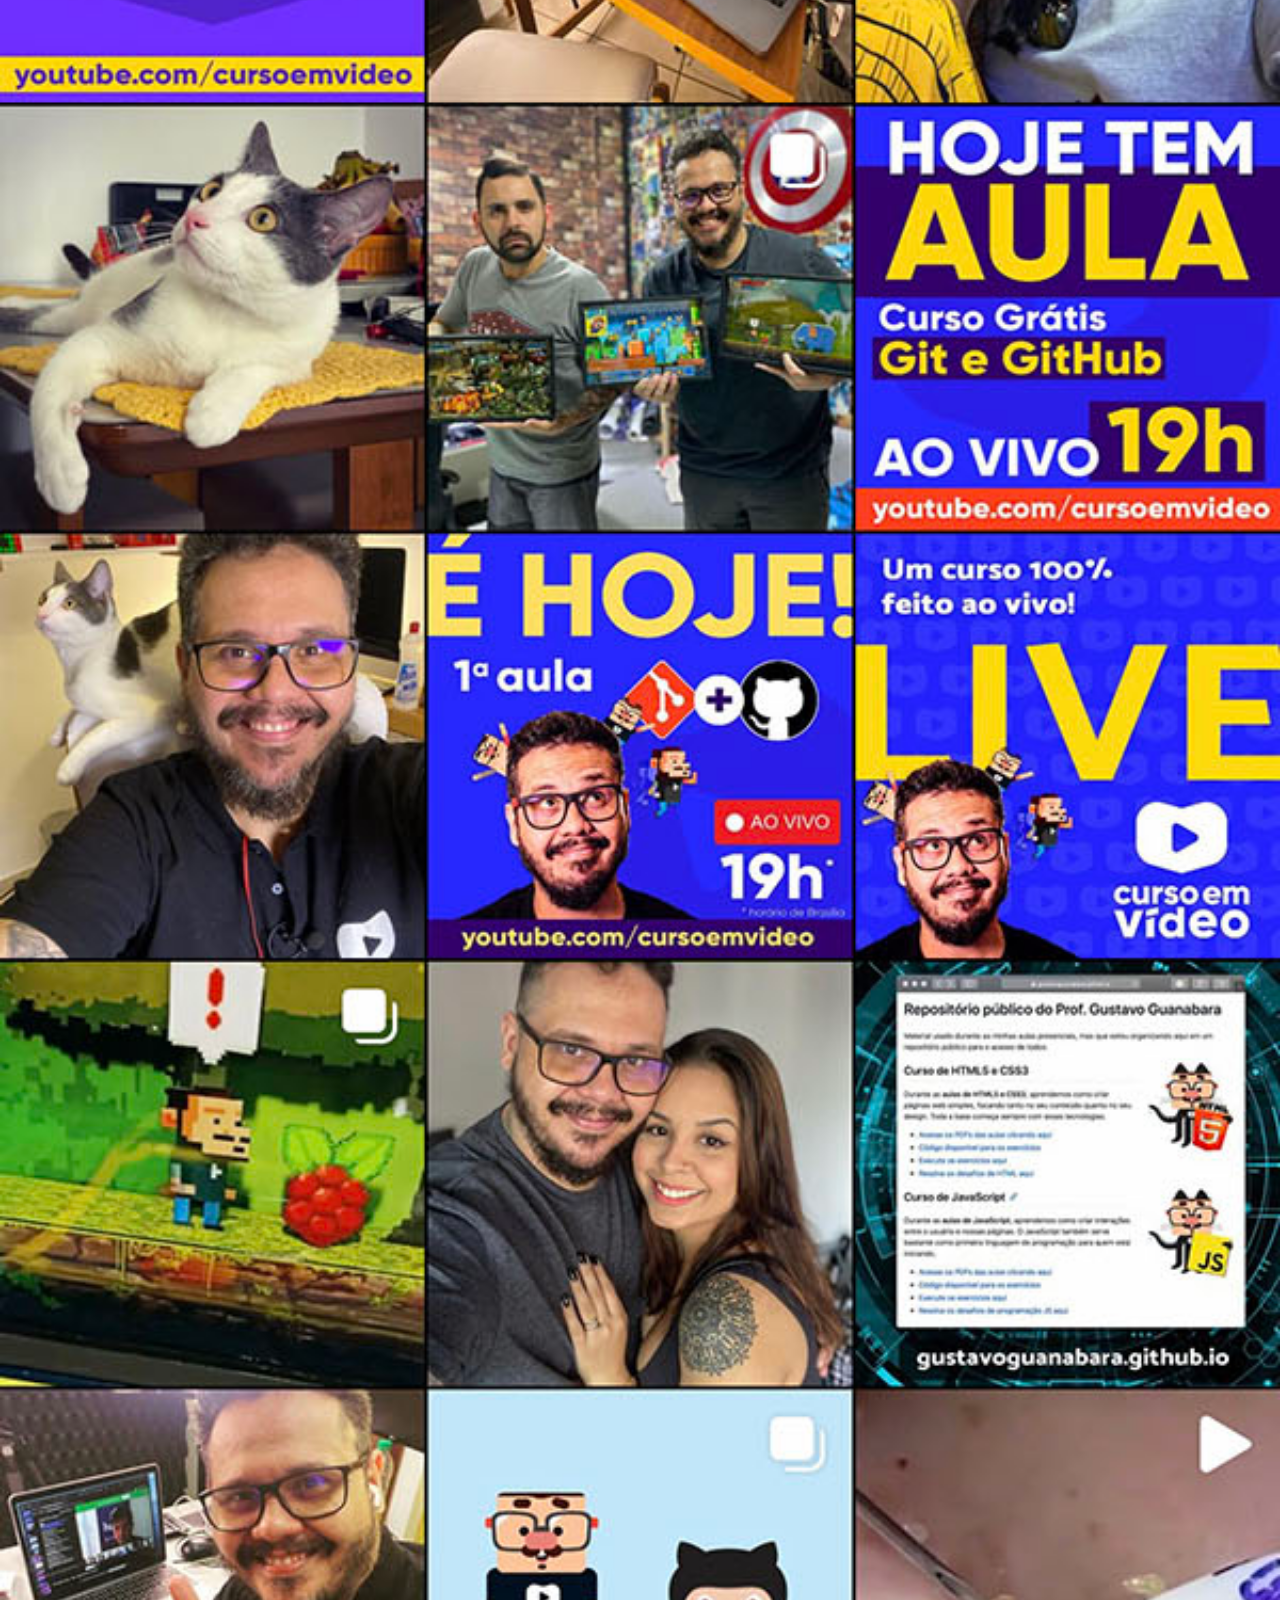
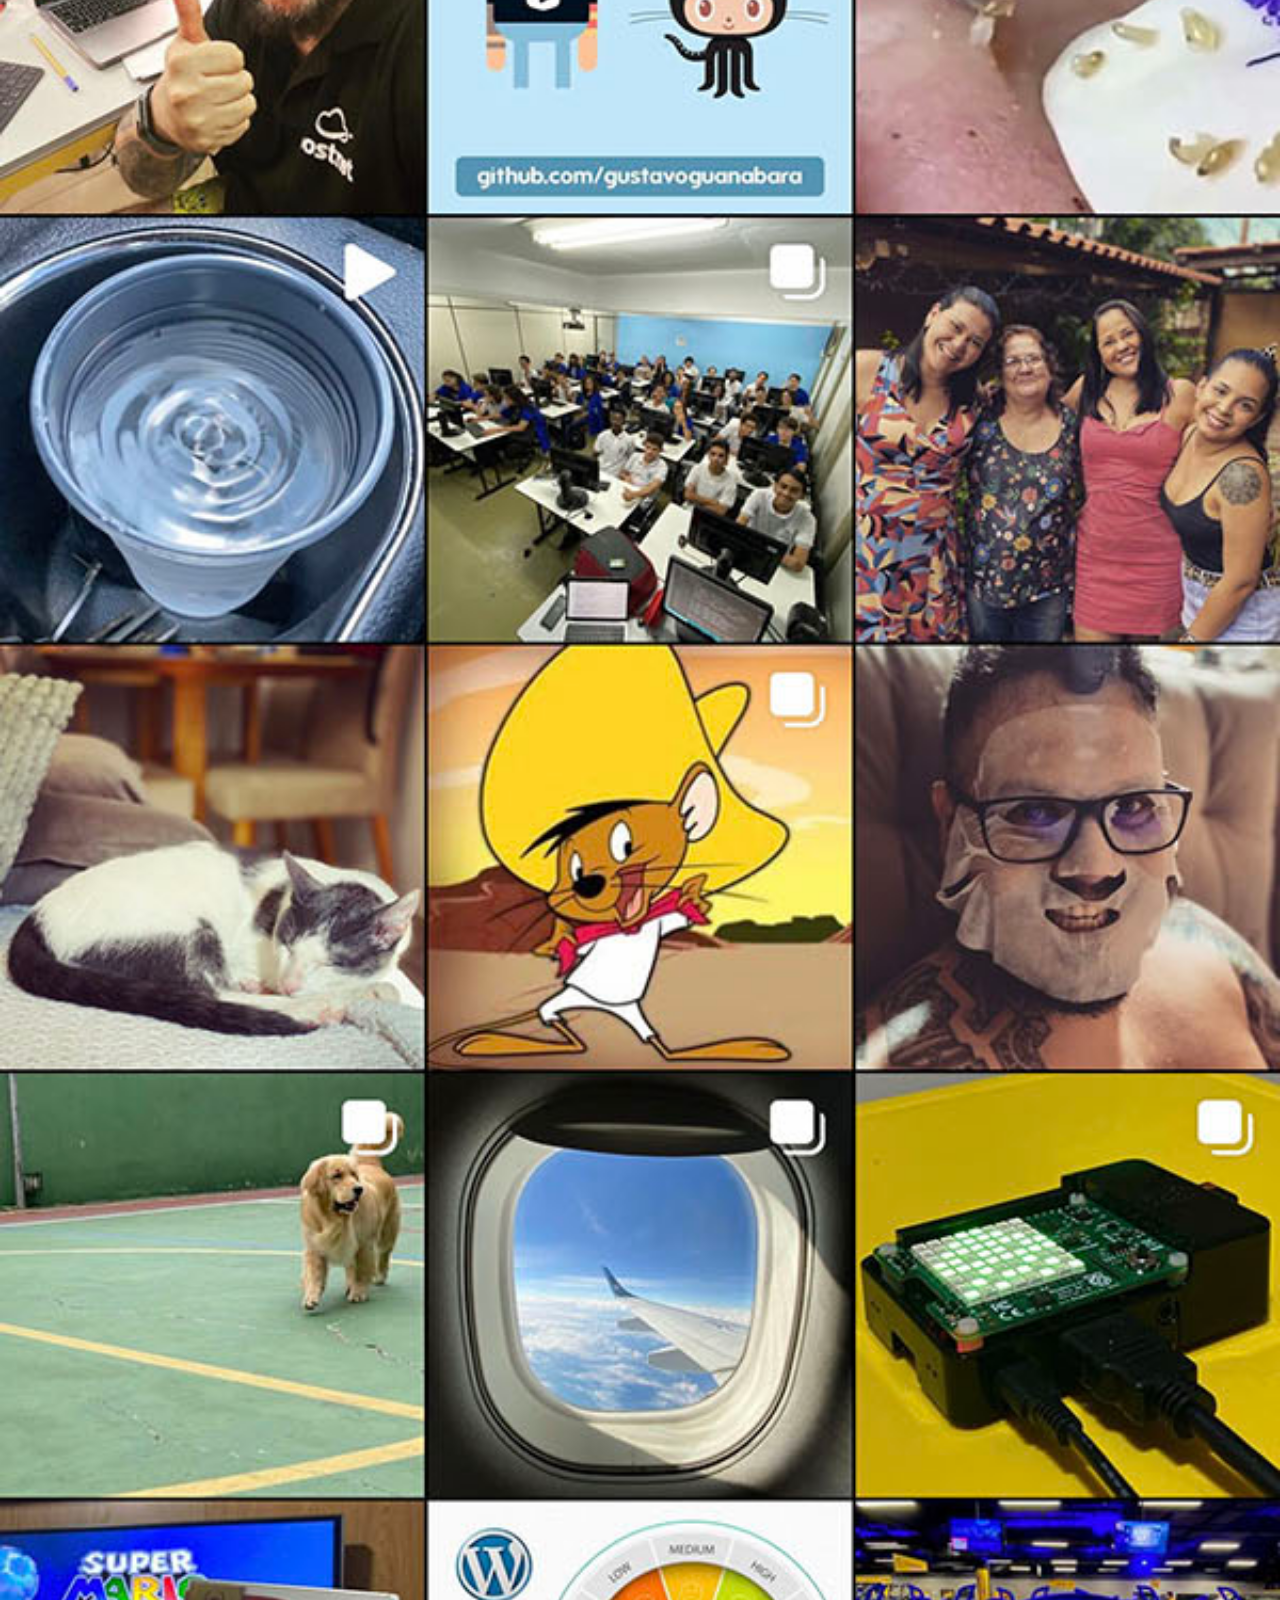
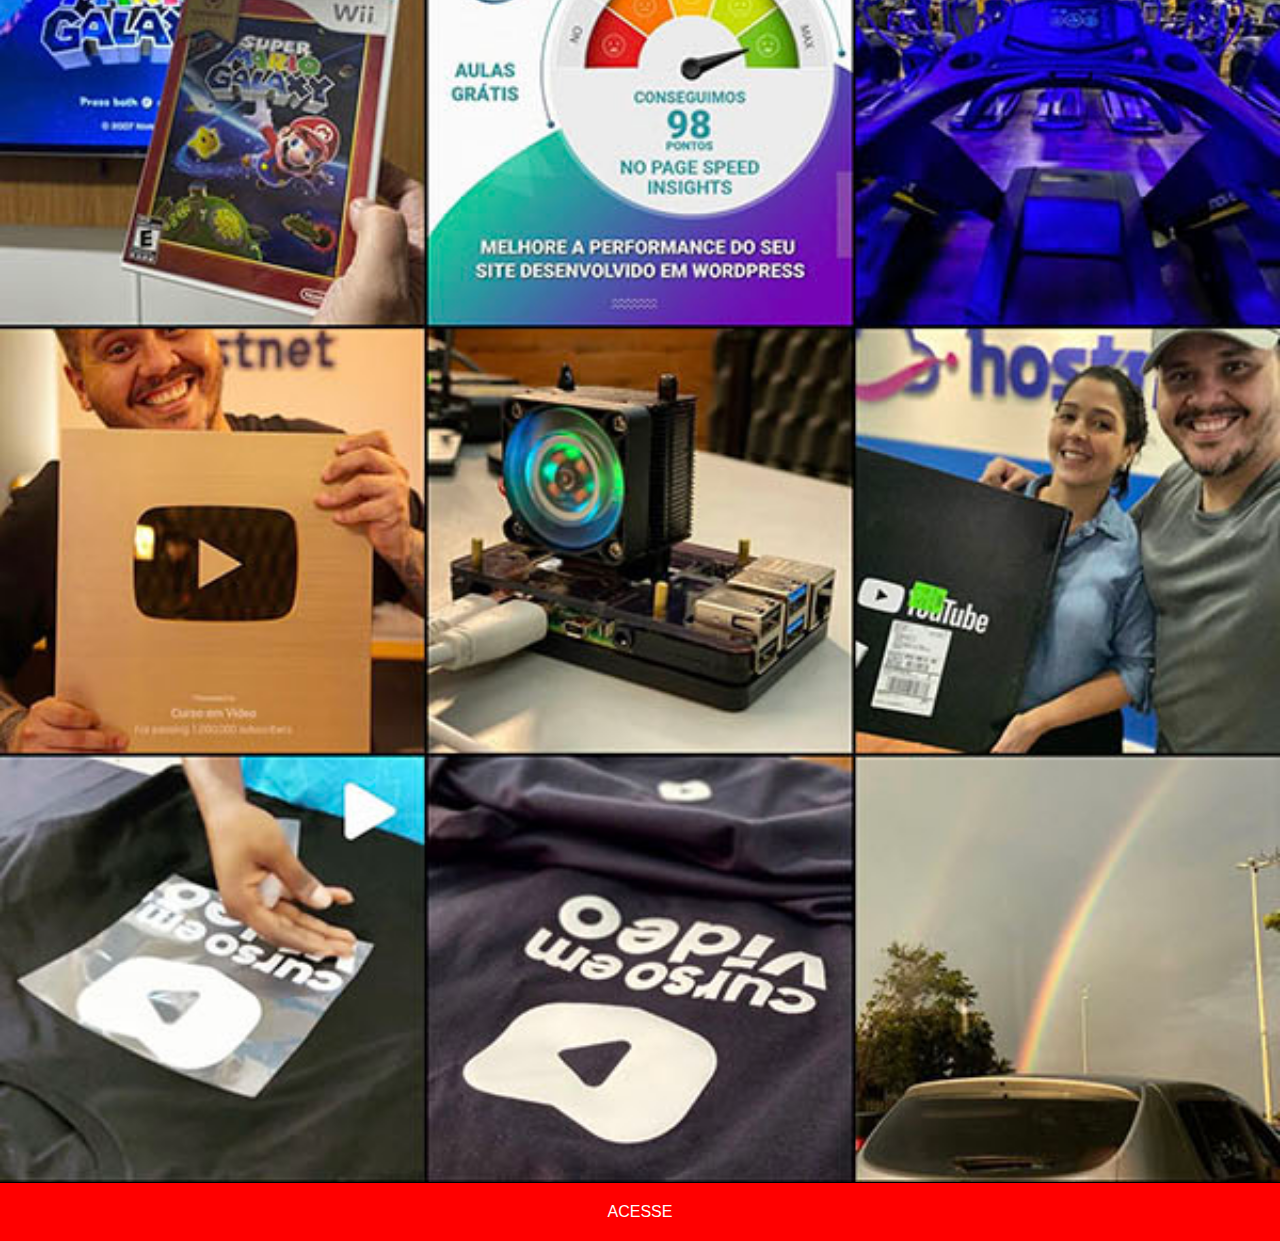
<file: paginas/ins.html>
<!DOCTYPE html>
<html lang="pt-br">
<head>
    <meta charset="UTF-8">
    <meta http-equiv="X-UA-Compatible" content="IE=edge">
    <meta name="viewport" content="width=device-width, initial-scale=1.0">
    <link rel="stylesheet" href="style.css">
    <title>Pagina</title>
</head>
<body>
    <img src="../imagens/tela-instagram.jpg" alt="tela do instagram">
    <a href="https://www.instagram.com/gustavoguanabara/" target="_blank" rel="external">ACESSE</a>
</body>
</html>
</file>
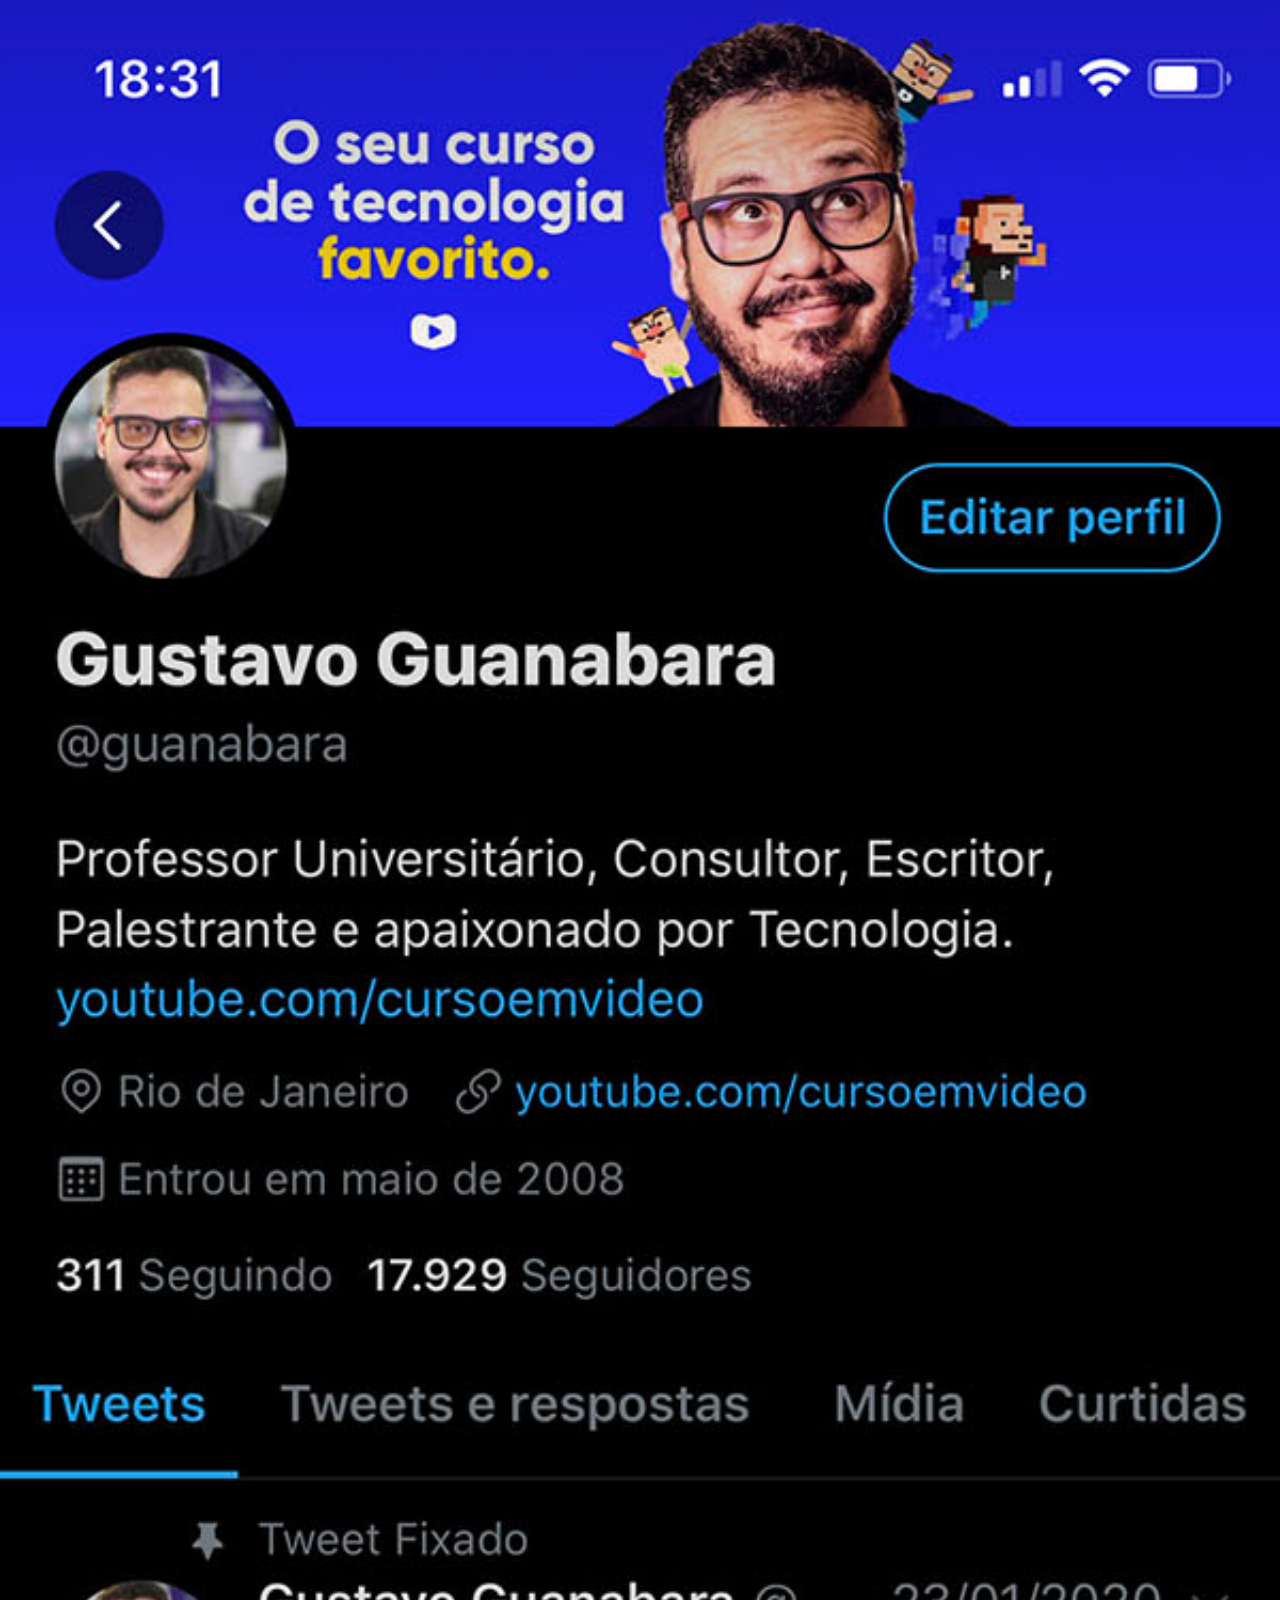
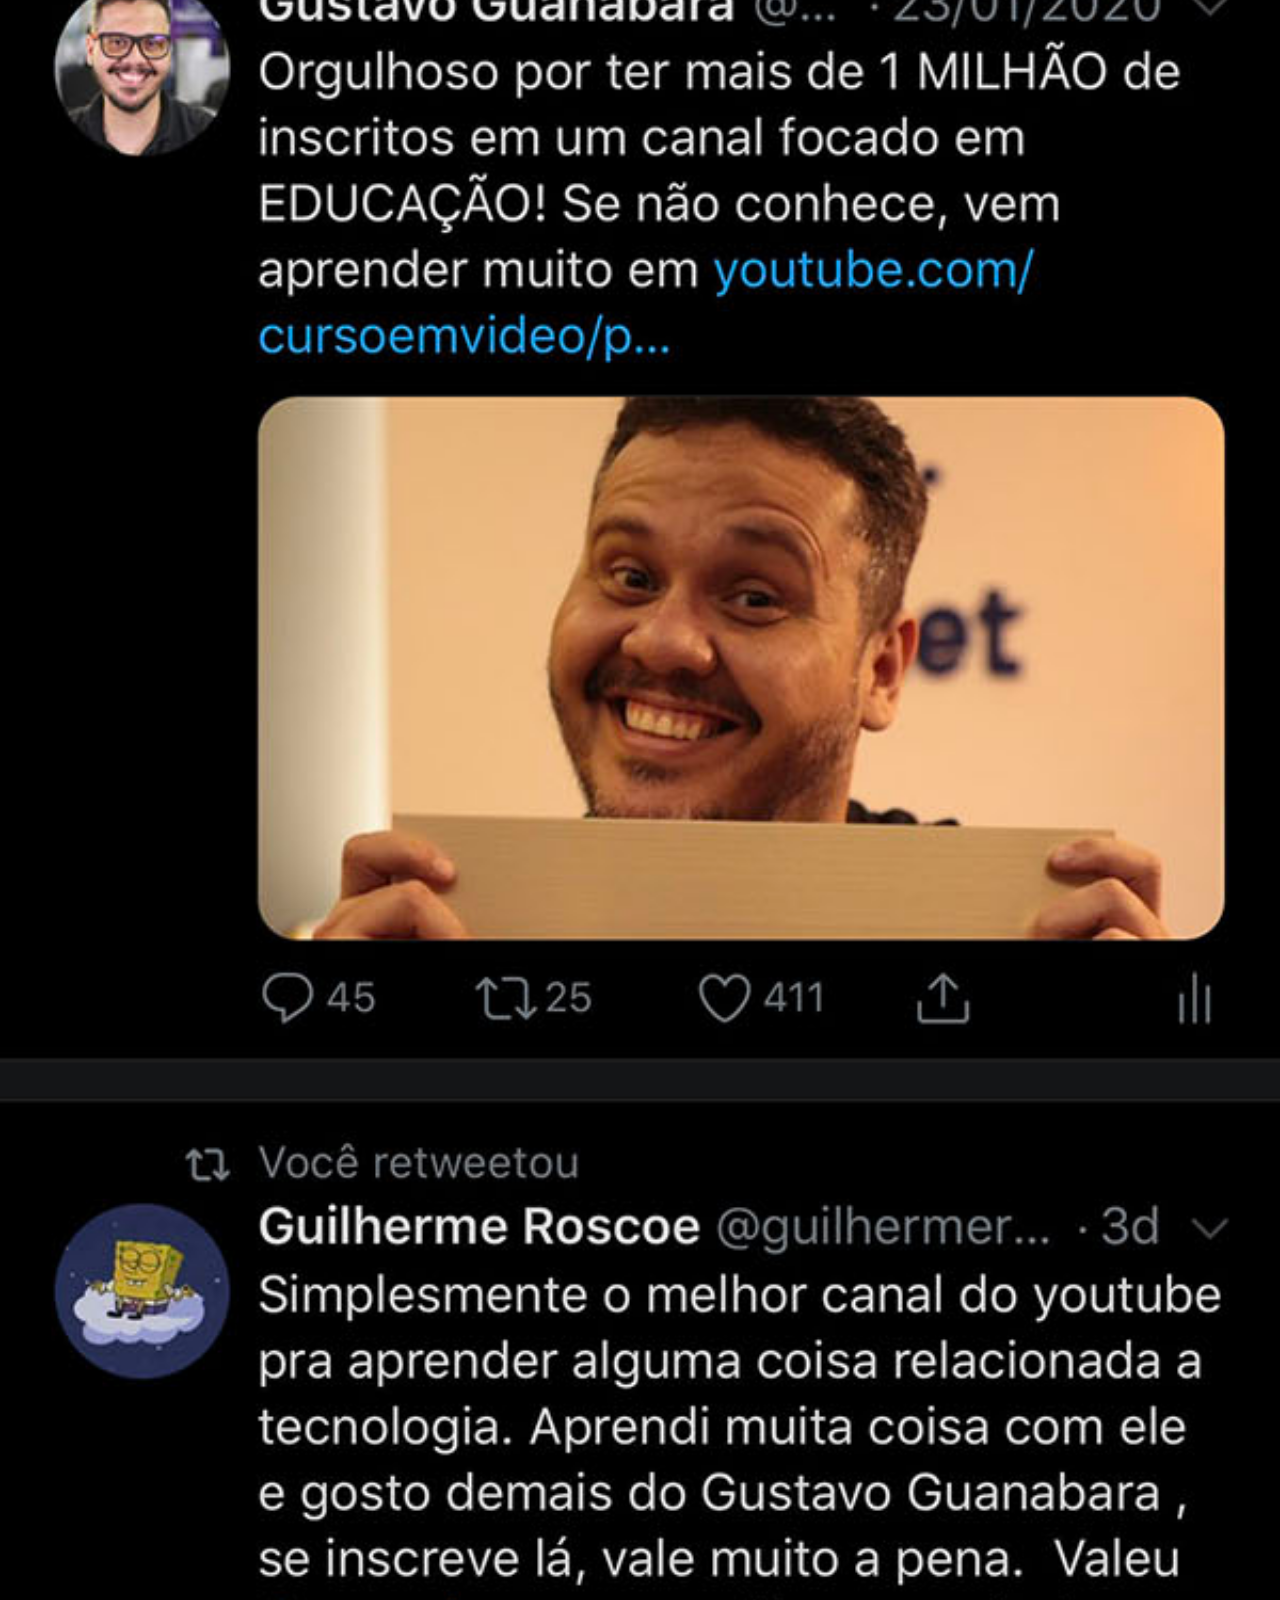
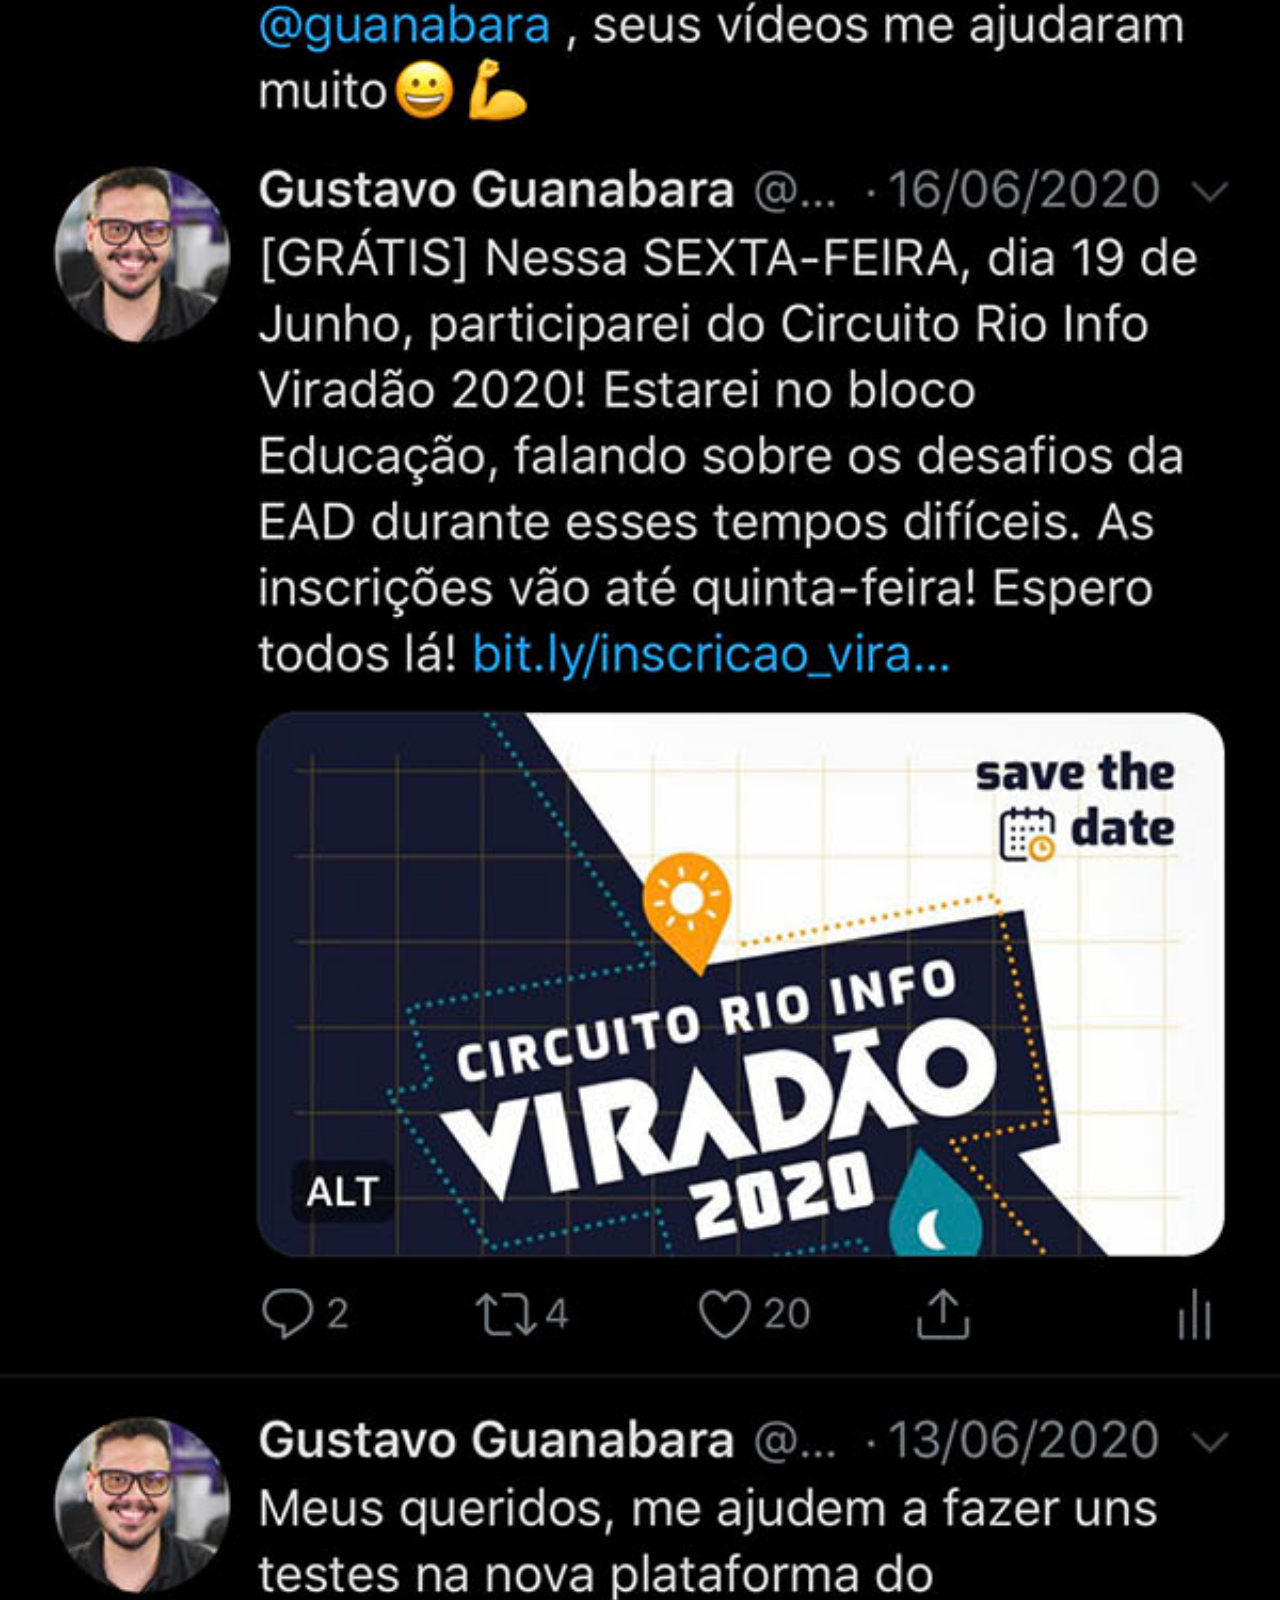
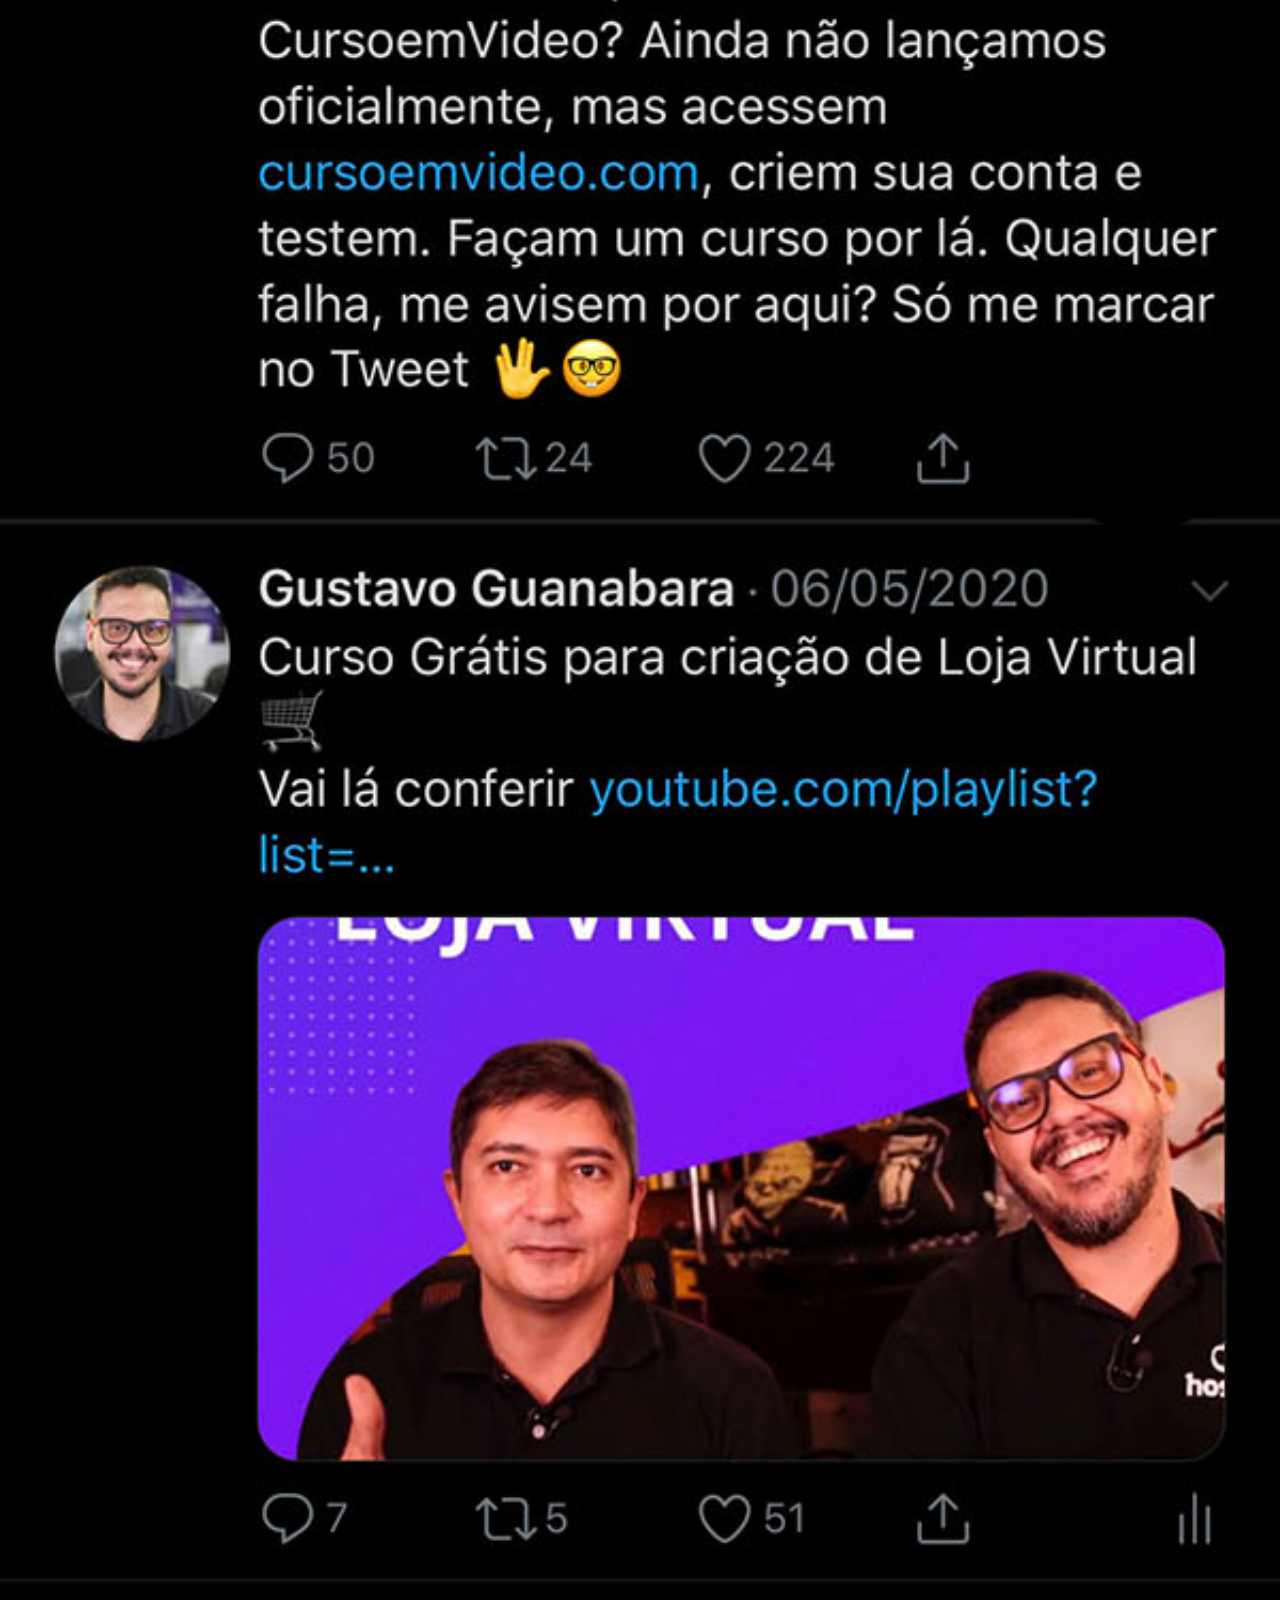
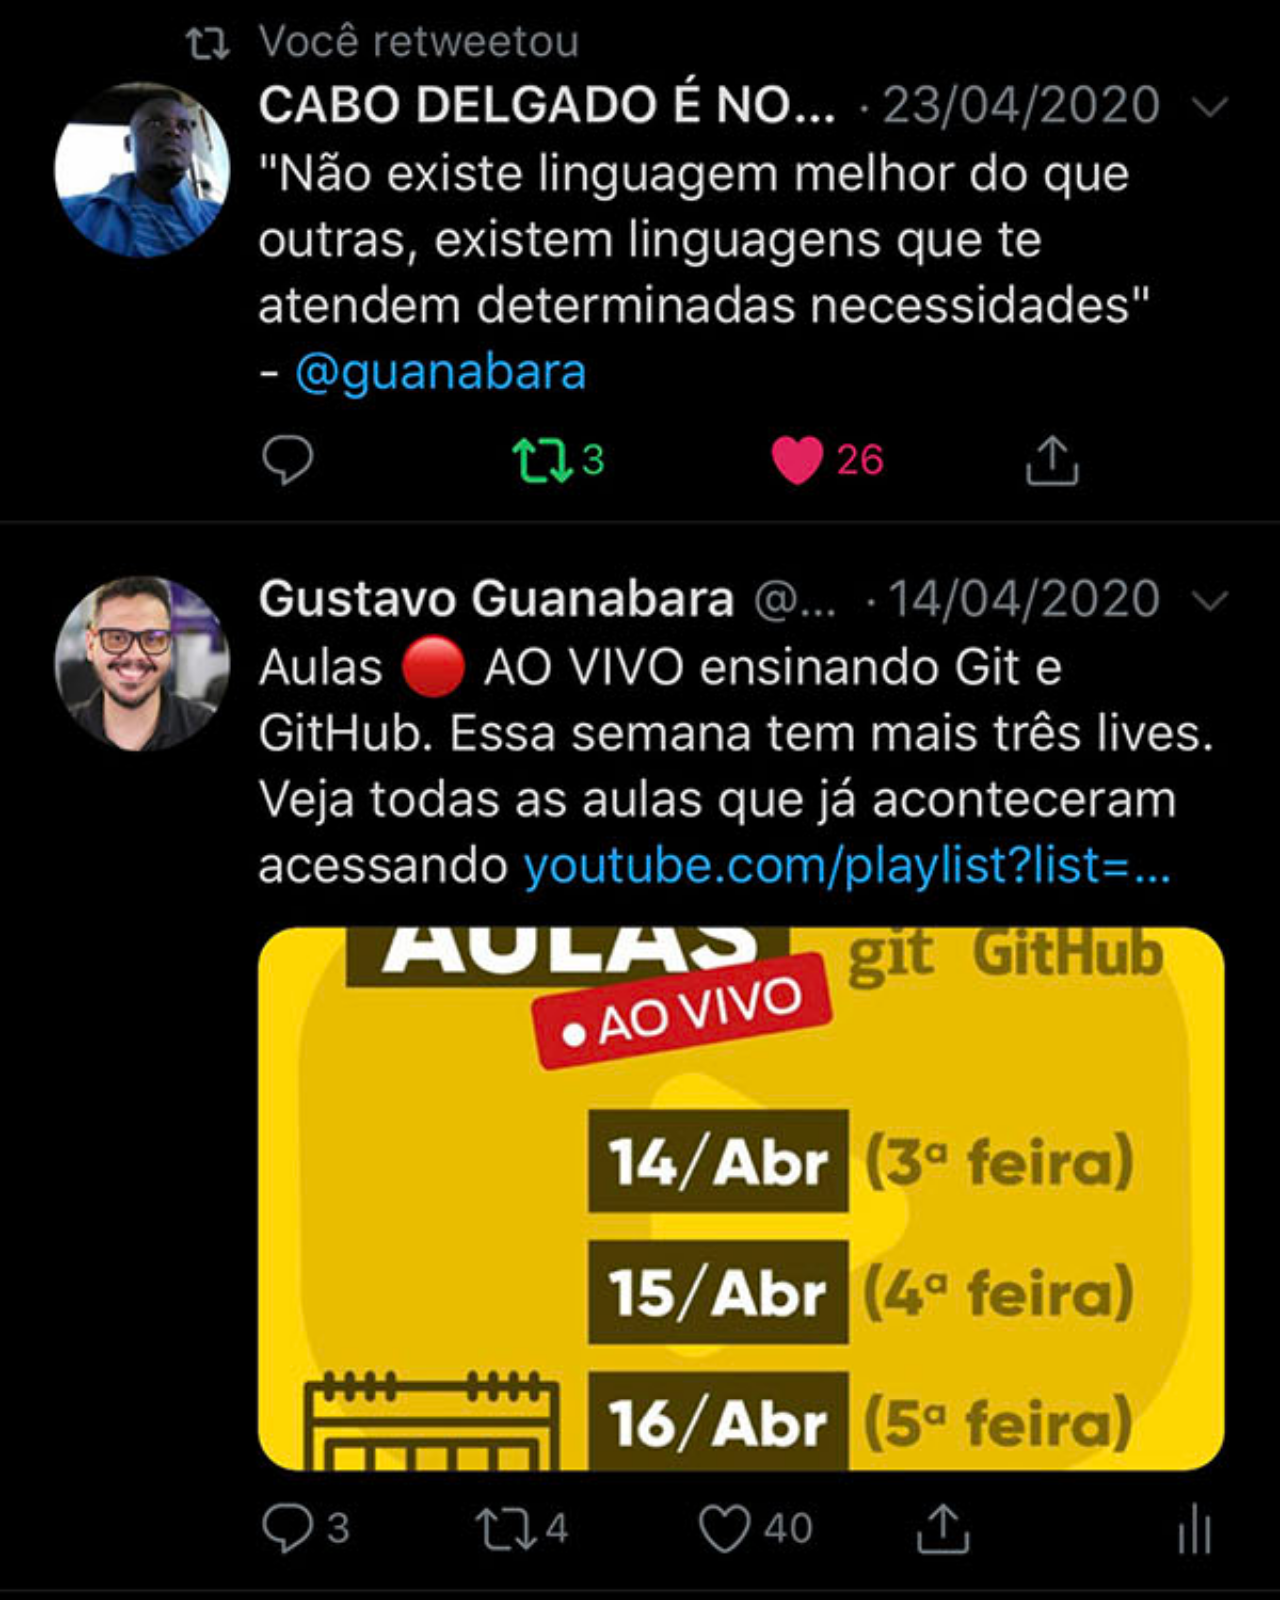
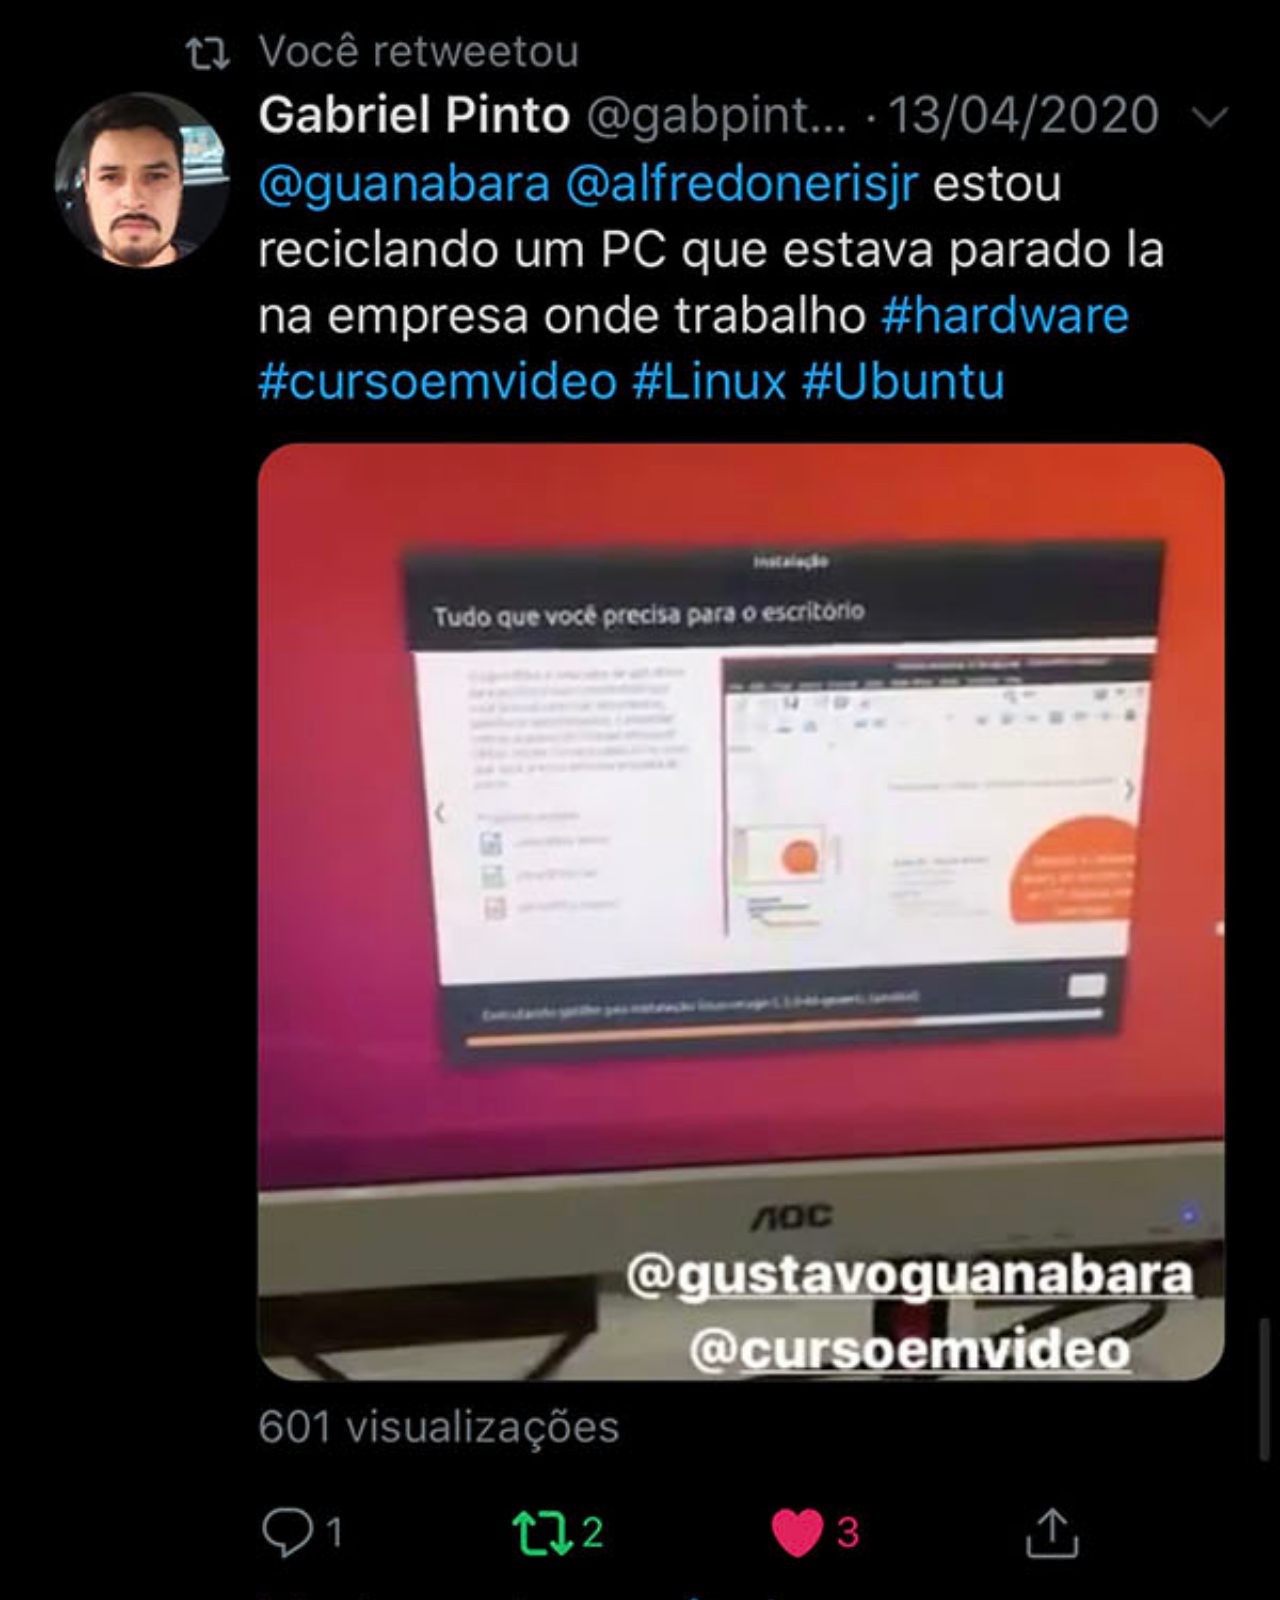
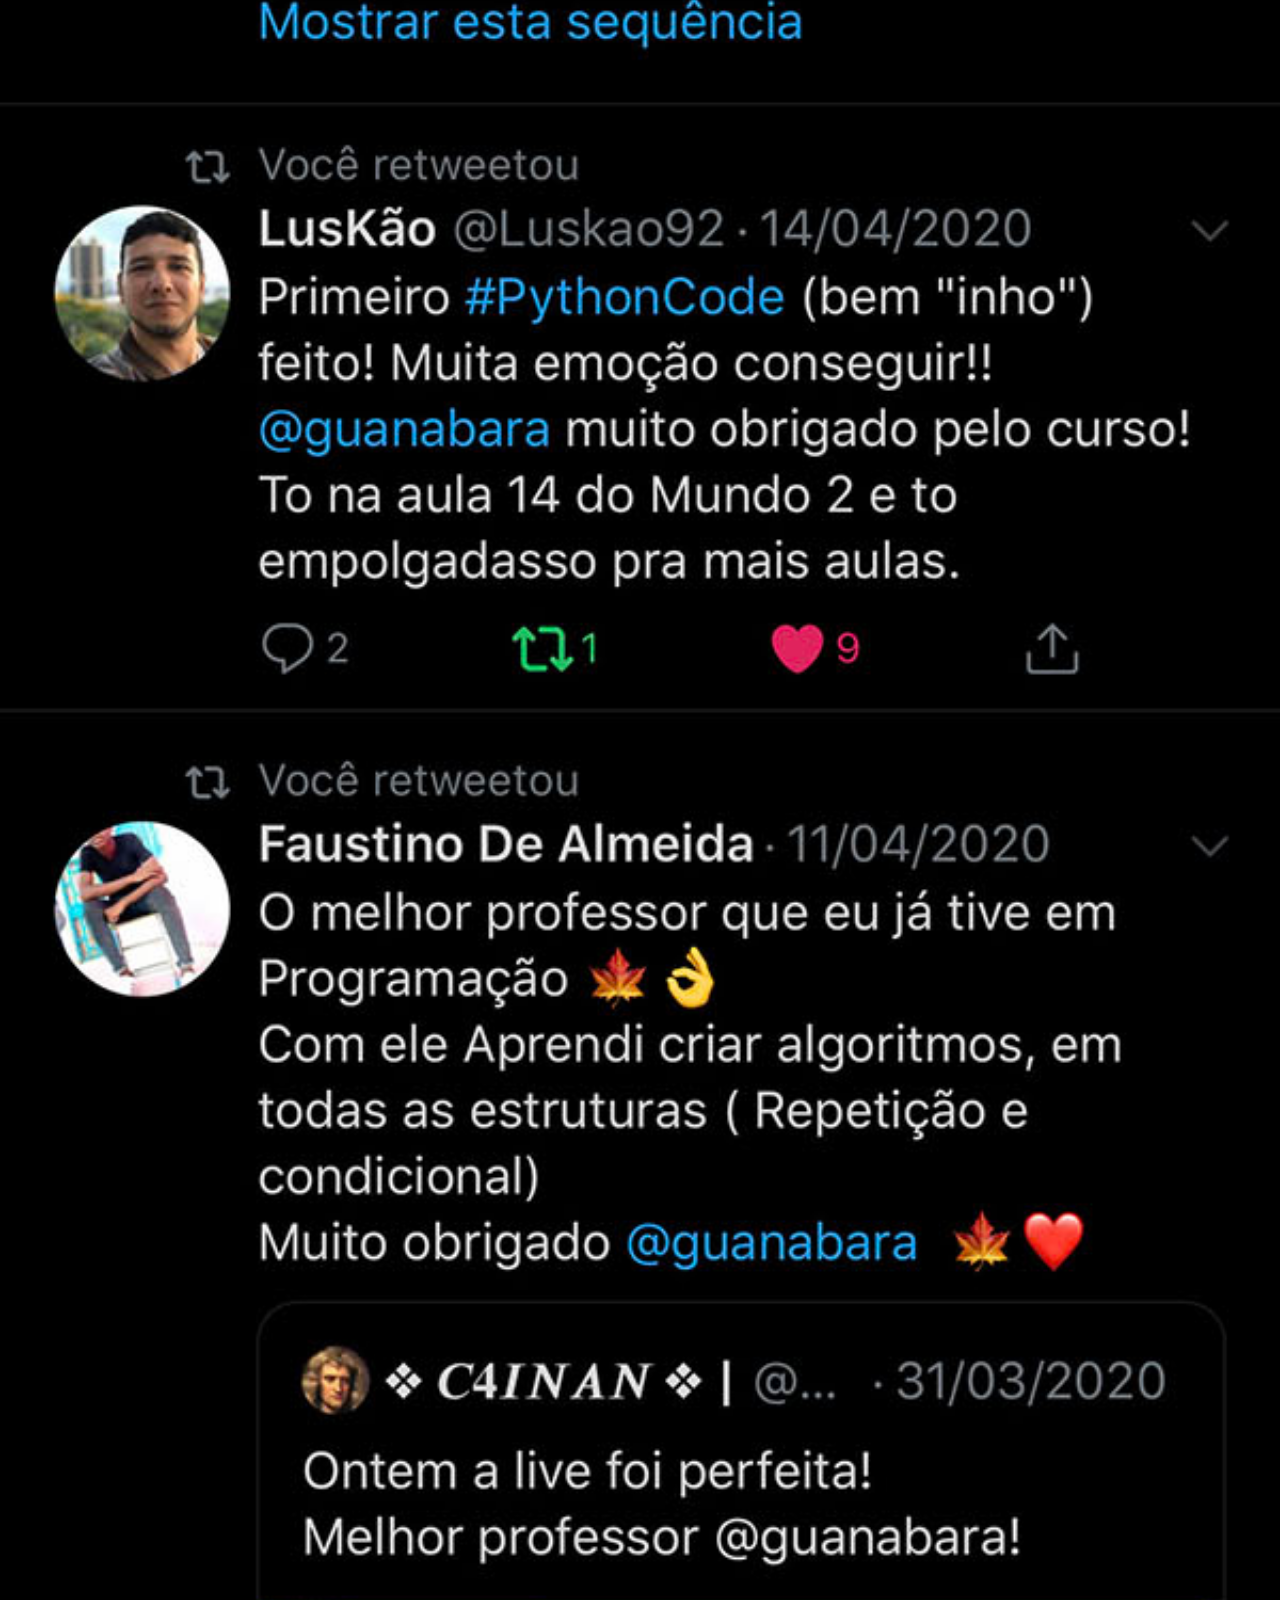
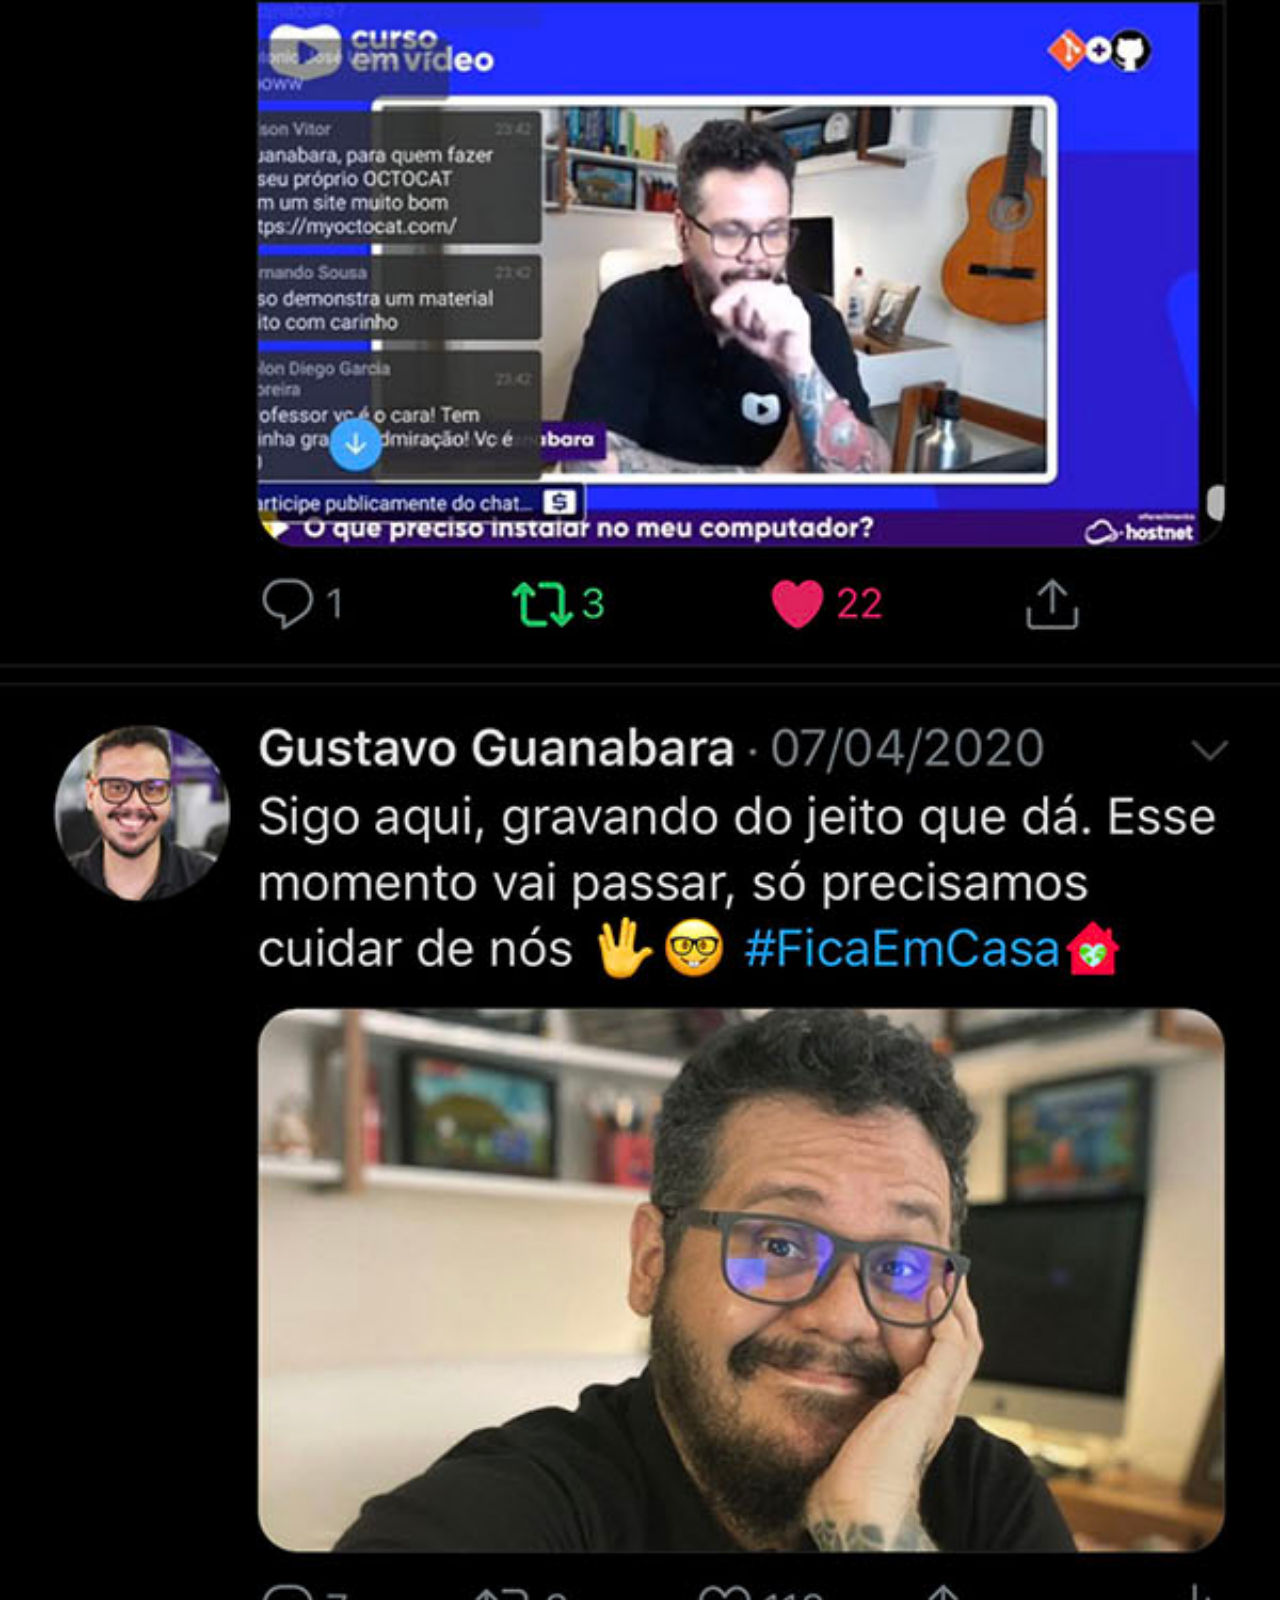
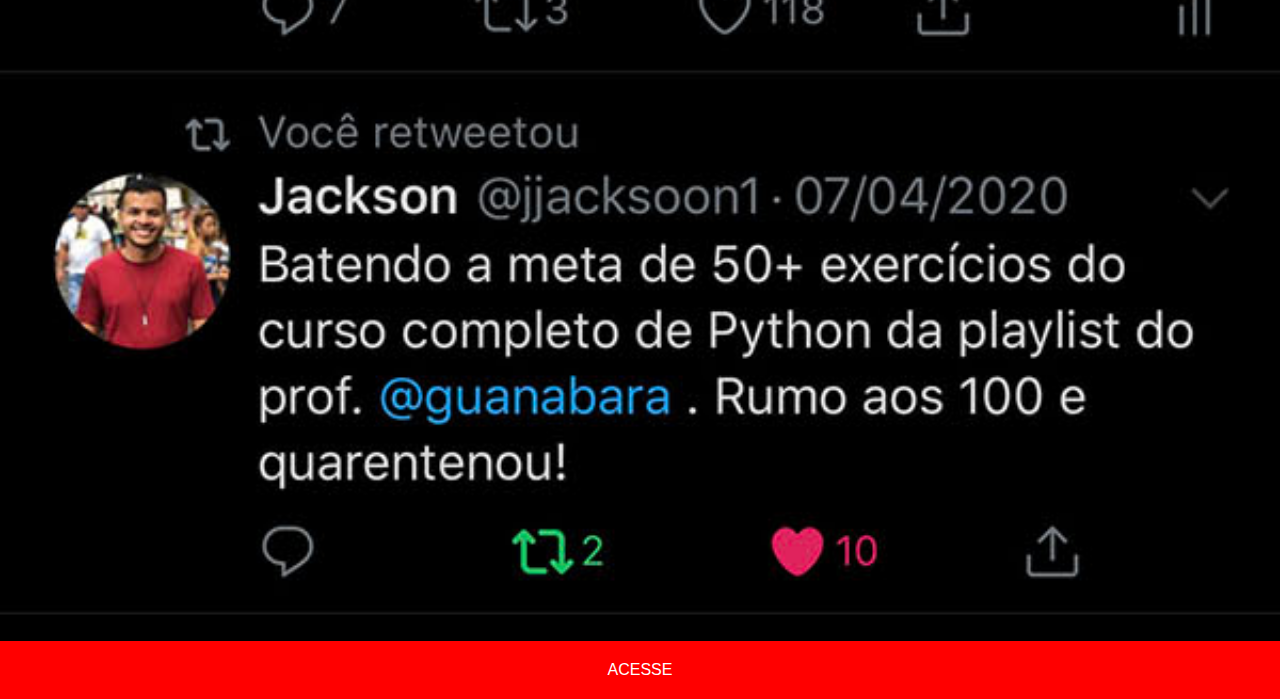
<file: paginas/twi.html>
<!DOCTYPE html>
<html lang="pt-br">
<head>
    <meta charset="UTF-8">
    <meta http-equiv="X-UA-Compatible" content="IE=edge">
    <meta name="viewport" content="width=device-width, initial-scale=1.0">
    <link rel="stylesheet" href="style.css">
    <title>Pagina</title>
</head>
<body>
    <img src="../imagens/tela-twitter.jpg" alt="tela do twitter">
    <a href="https://twitter.com/guanabara" target="_blank" rel="external">ACESSE</a>
</body>
</html>
</file>
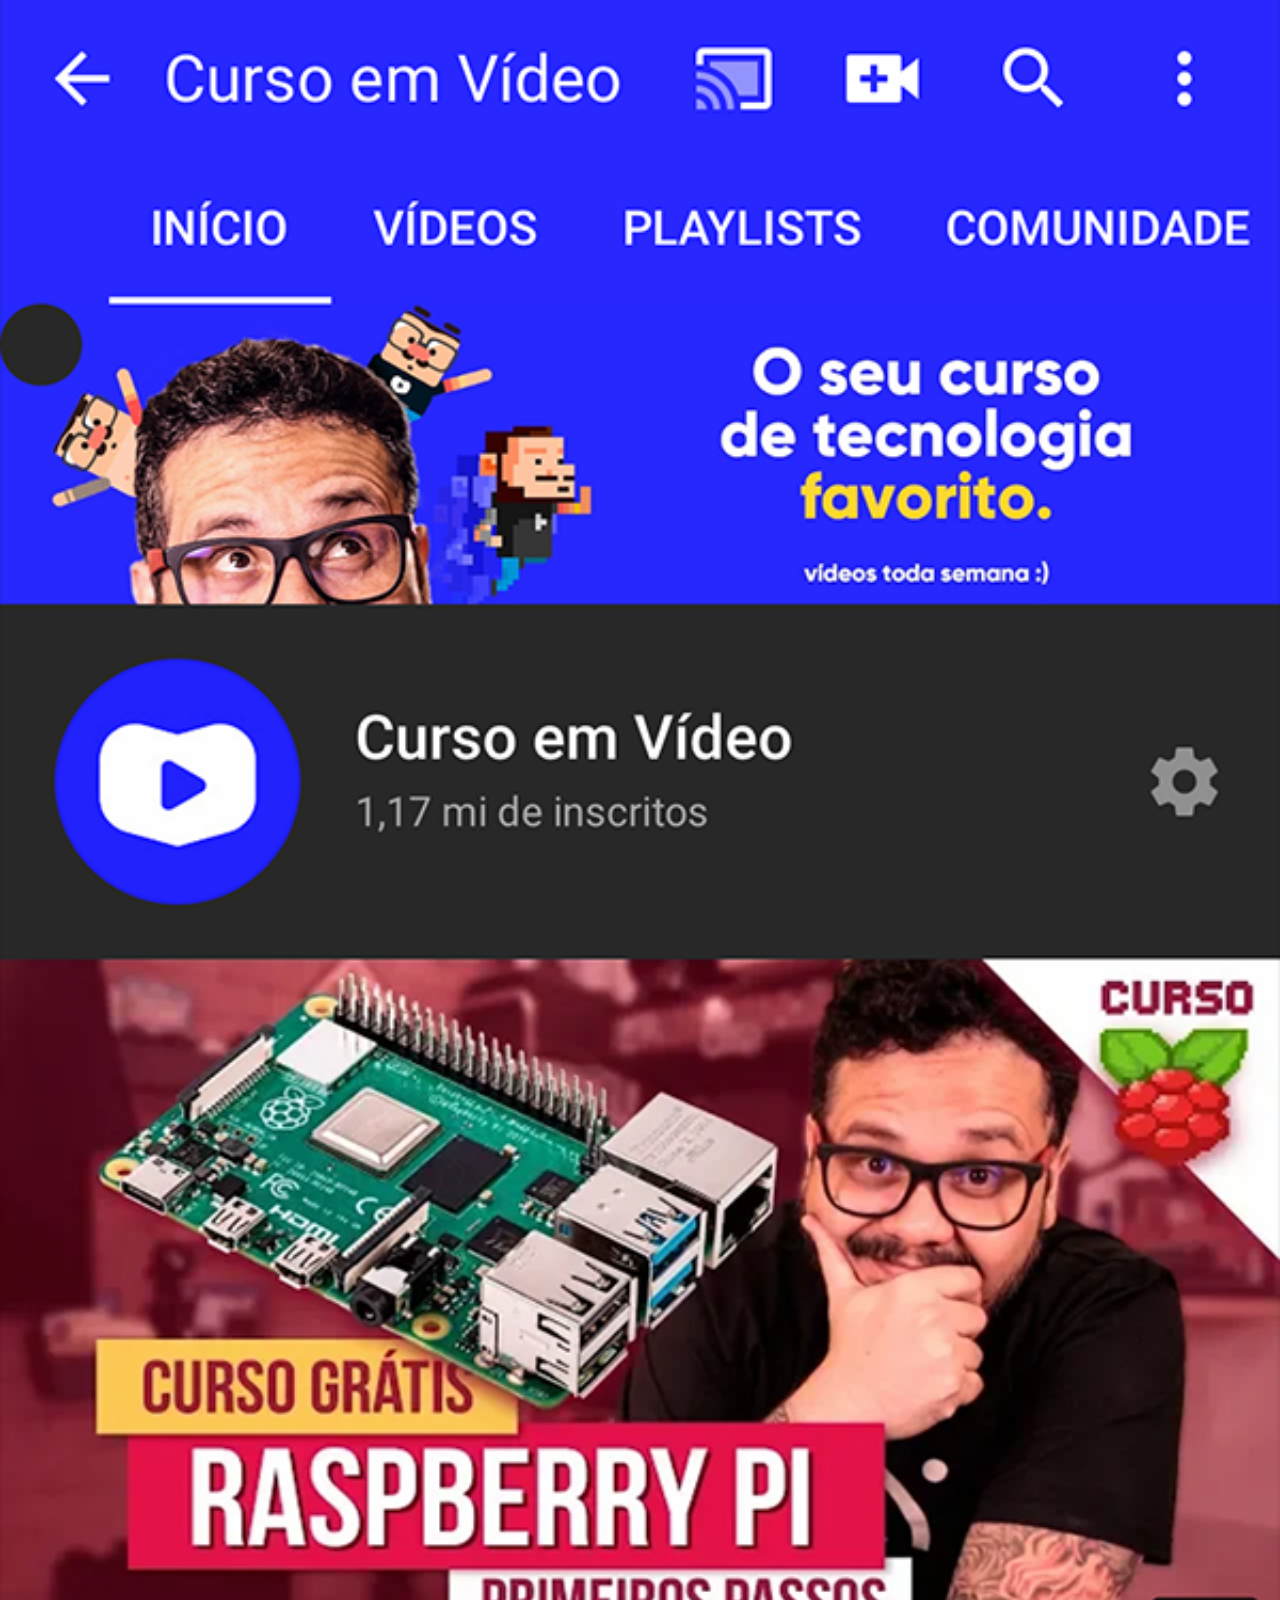
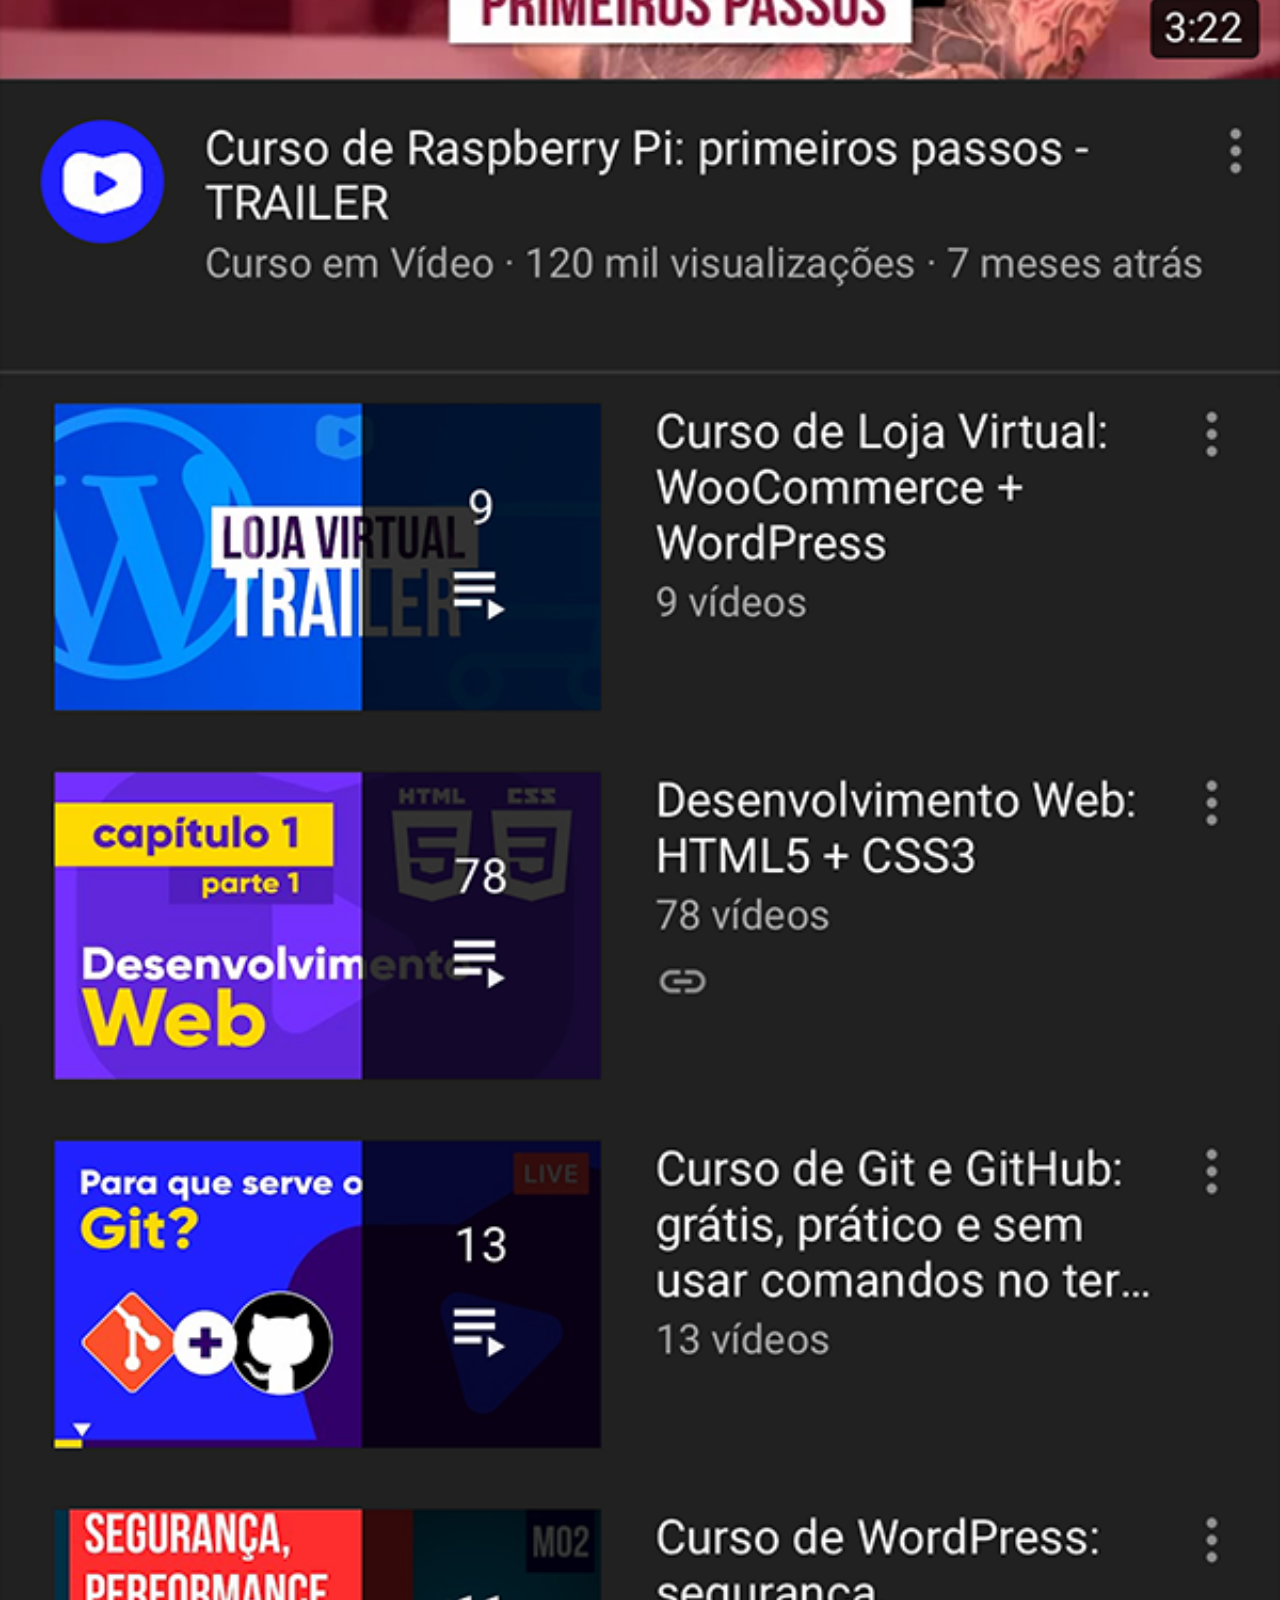
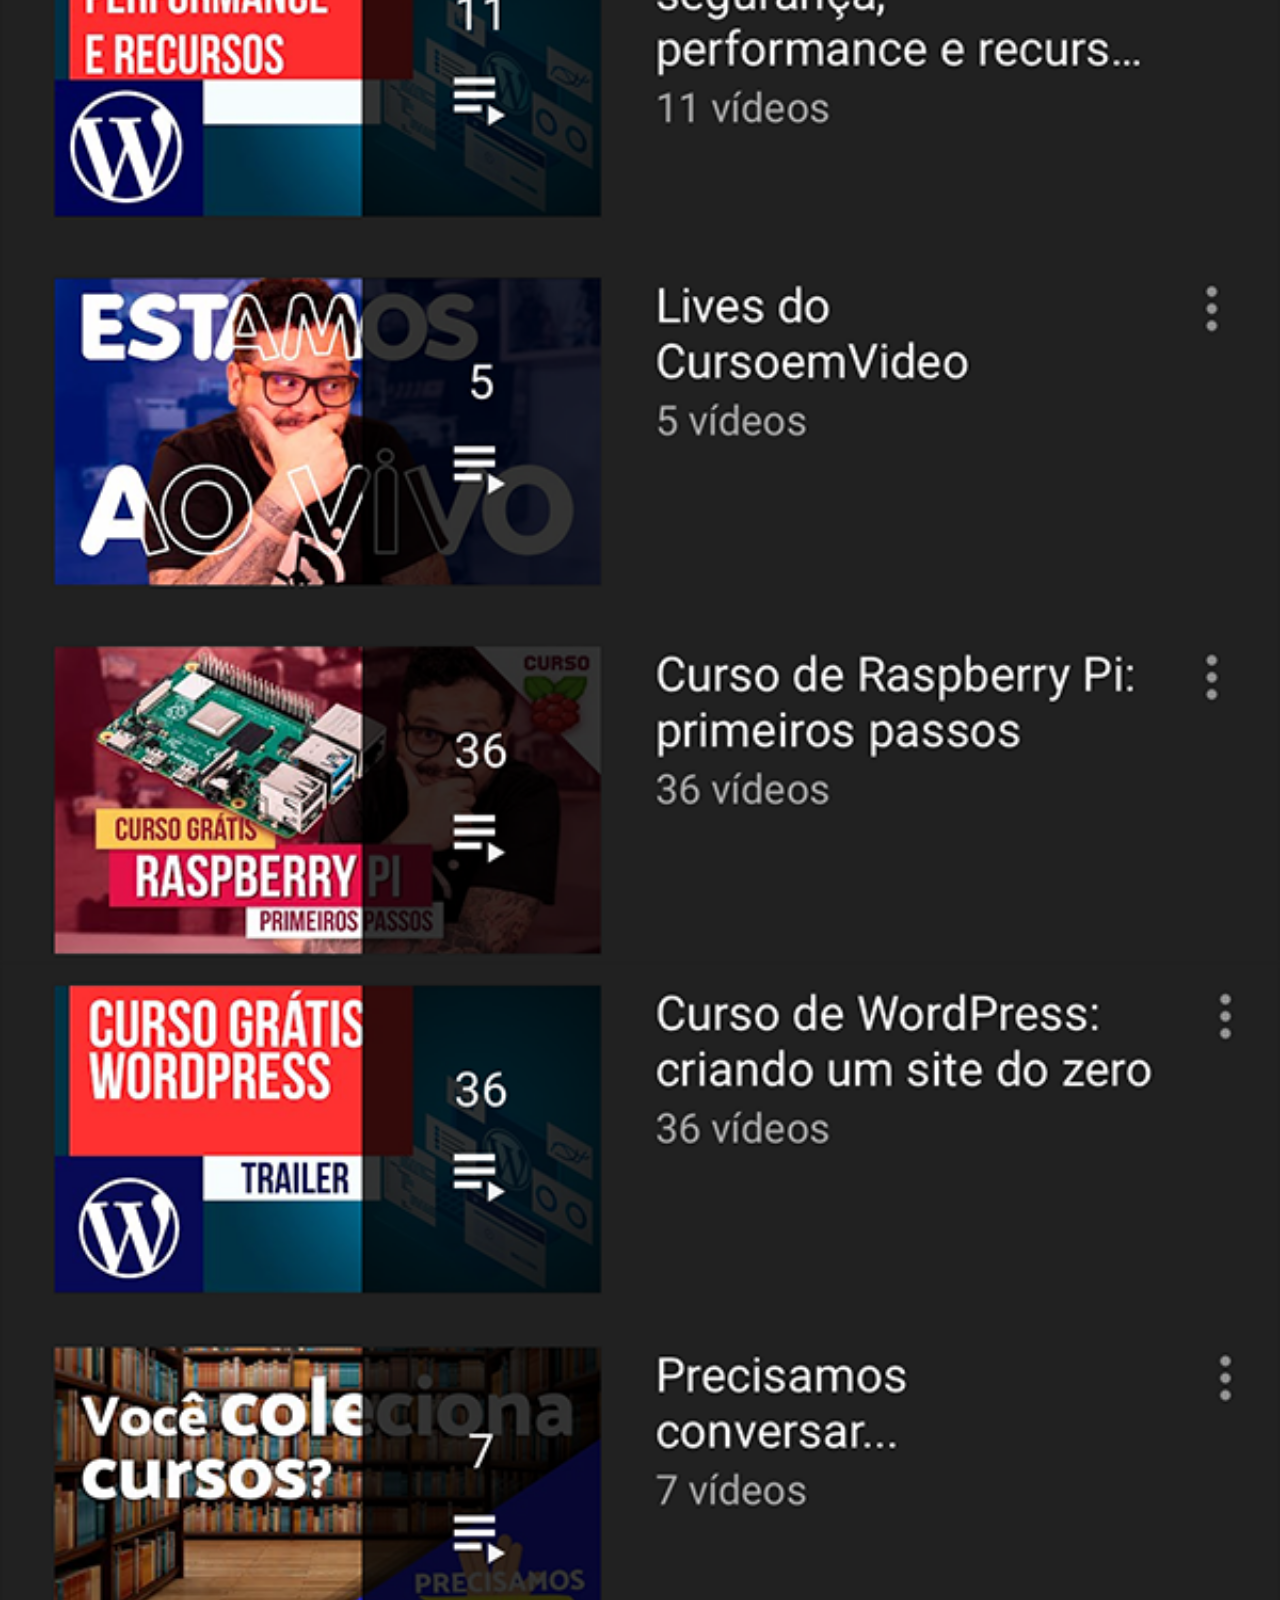
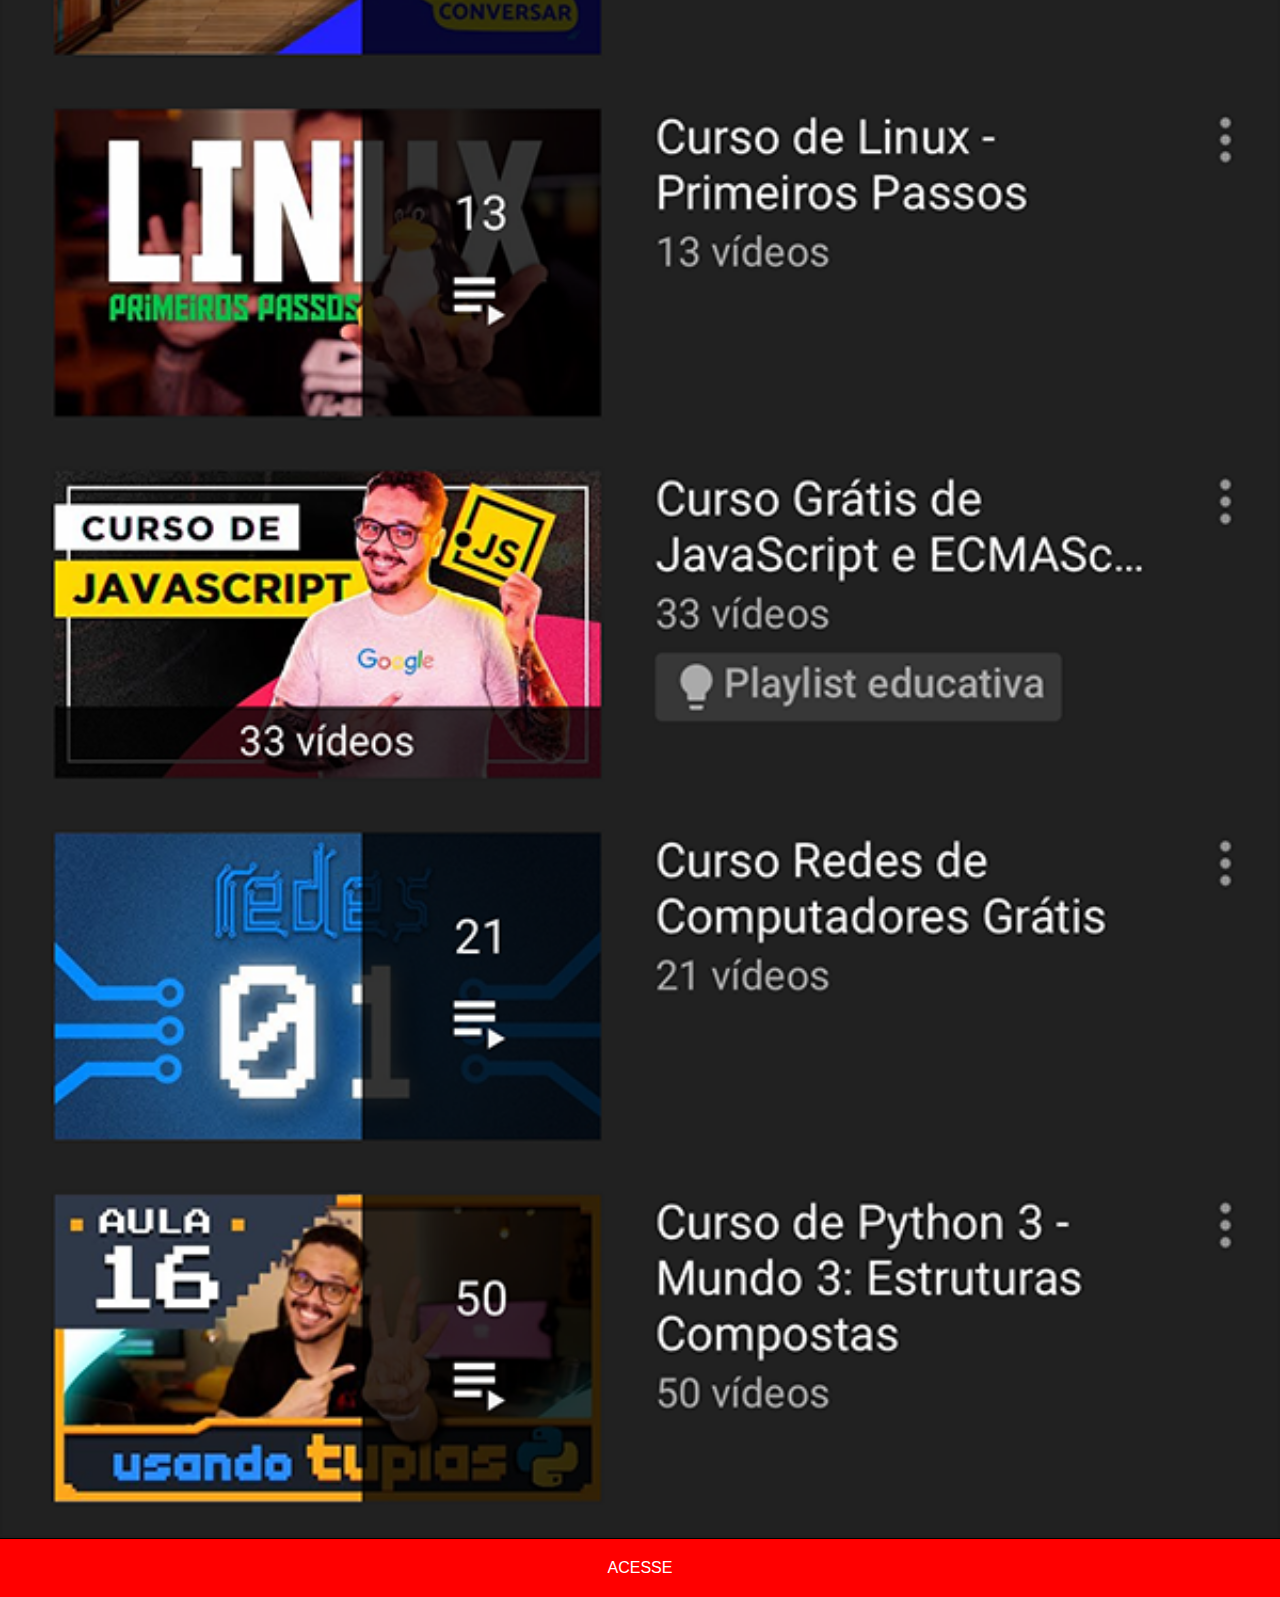
<file: paginas/you.html>
<!DOCTYPE html>
<html lang="pt-br">
<head>
    <meta charset="UTF-8">
    <meta http-equiv="X-UA-Compatible" content="IE=edge">
    <meta name="viewport" content="width=device-width, initial-scale=1.0">
    <link rel="stylesheet" href="style.css">
    <title>Pagina</title>
</head>
<body>
    <img src="../imagens/tela-youtube.png" alt="tela do youtube">
    <a href="https://www.youtube.com/c/CursoemV%C3%ADdeo/playlists" target="_blank" rel="external">ACESSE</a>
</body>
</html>
</file>
<file: style.css>
@charset "UTF-8";

body, main {
    width: 100%;
    height: 100vh;
    position: relative;
}

body {
    margin: 0px;

    background-color: rgb(189, 154, 108);
    background-image: url("imagens/fundo-madeira.jpg");
    background-size: cover;
}

#celular {
    width: 298px;
    height: 600px;

    background-image: url("imagens/frame-iphone.png");
    background-size: 100% 100%;

    position: absolute;
    left: 50%;
    top: 50%;
    transform: translate(-50%, -50%);
}

#celular > iframe {
    width: 258px;
    height: 453px;
    
    position: absolute;
    top: 12.8%;
    left: 6.8%;
}

#bot {
    padding-right: 20px;
    text-align: right;
}

#bot  a, img {
    width: 50px;
    border-radius: 50%;
    margin-top: 12px;
    box-sizing: border-box;
    transition: 0.2s;
}

#bot img:hover {
    border: 1px solid white;
    margin-top: 8px;
    margin-right: 4px;
}
</file>
<file: paginas/style.css>
@charset "UTF-8"; 

body {
    margin: 0px;
    background-color: black;
}

img {
    width: 100%;
}

::-webkit-scrollbar {
    width: 0px;
    height: 0px;
}

a {
    display: block;
    text-align: center;
    margin-top: -3px;
    padding: 20px;
    background-color: red;
    color: white;
    font-family: Arial, Helvetica, sans-serif;
    text-decoration: none;
}

a:hover {
    background-image: linear-gradient(180deg, red, rgb(214, 1, 1),  rgb(163, 1, 1));
    text-decoration: underline;
}
</file>
